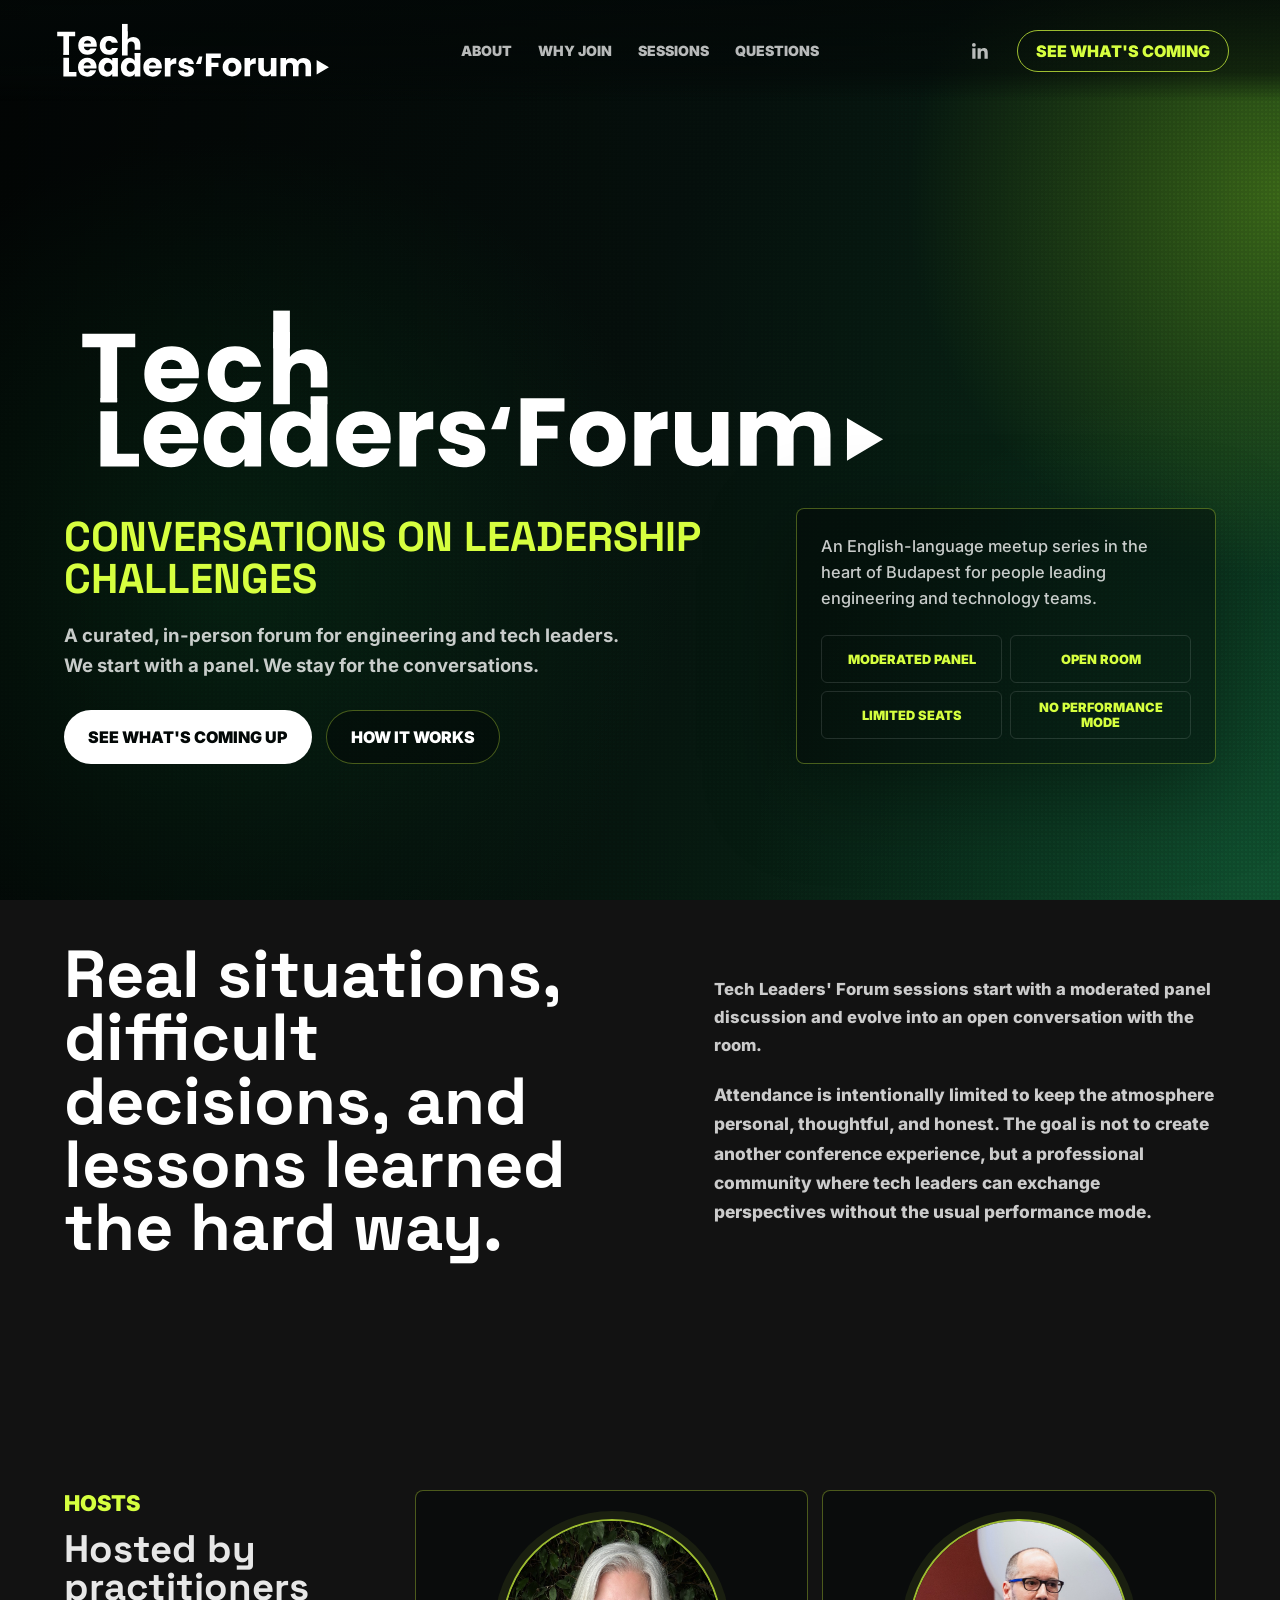
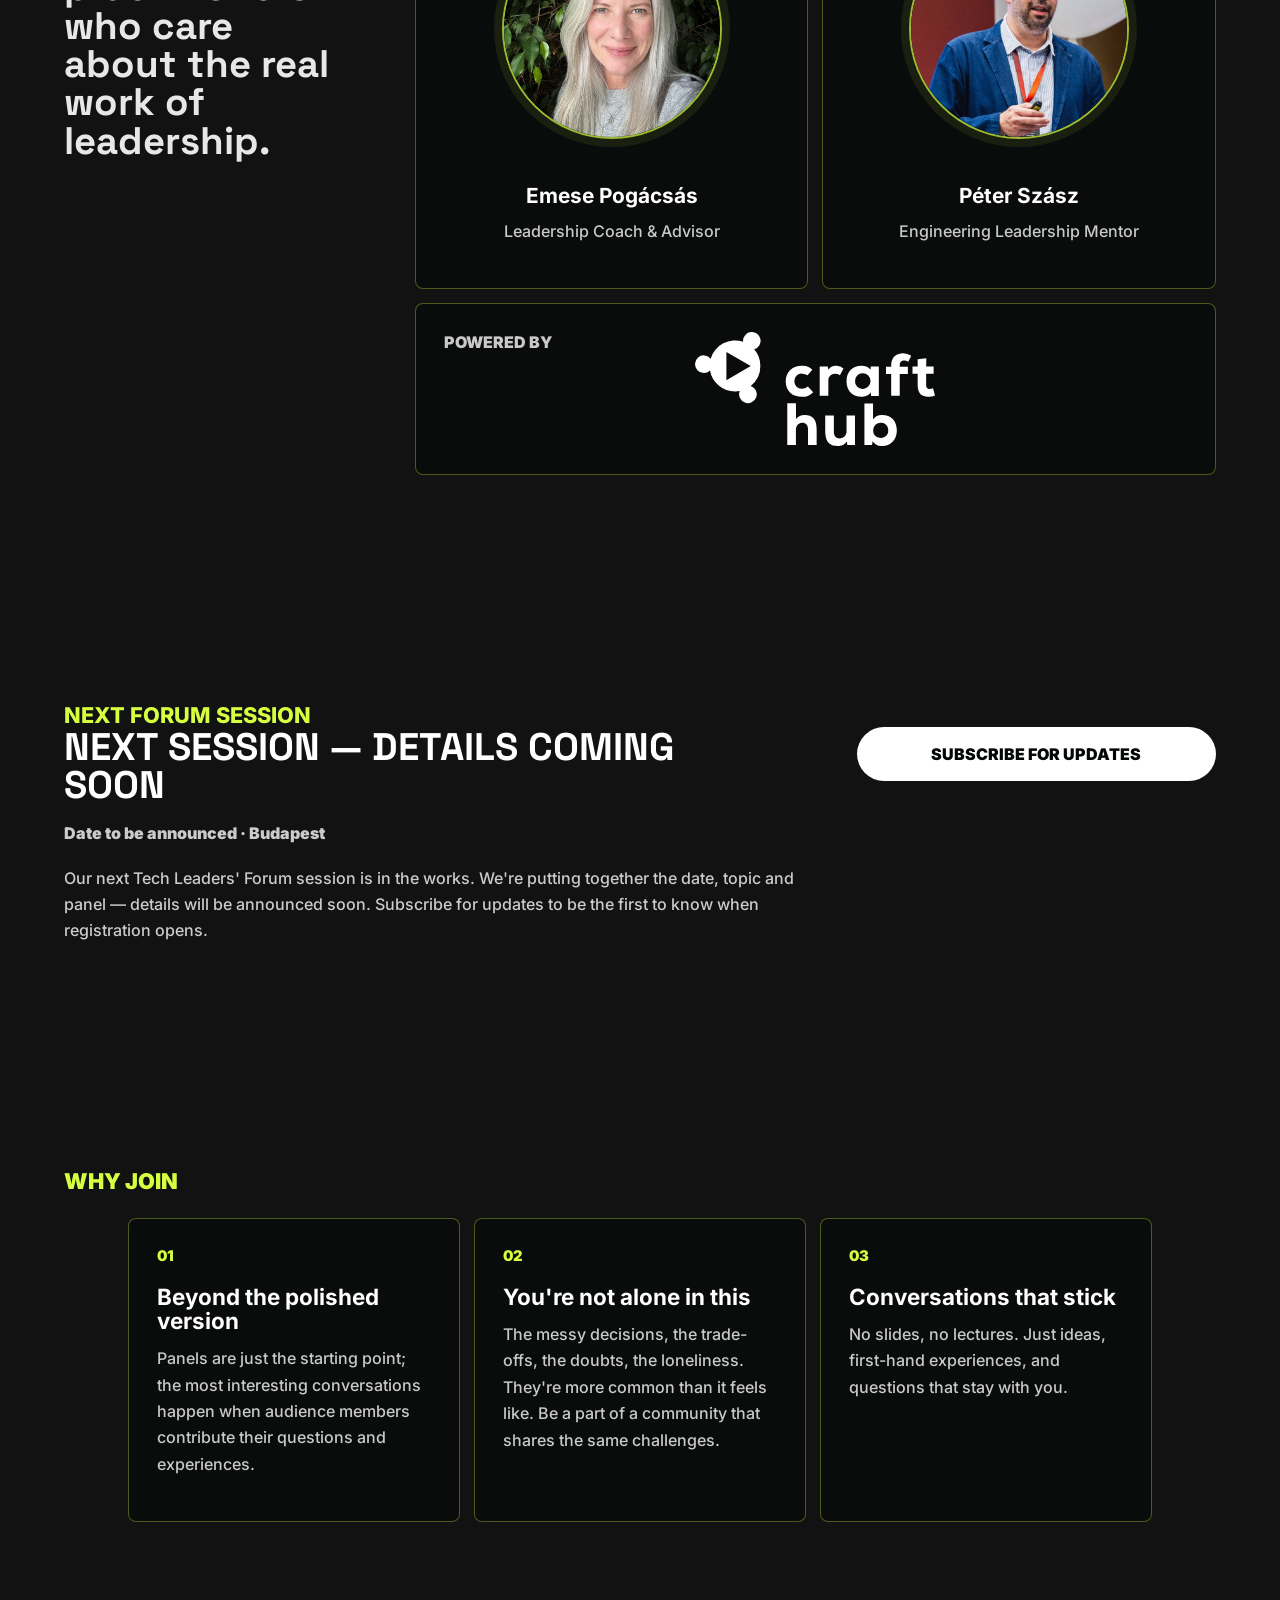
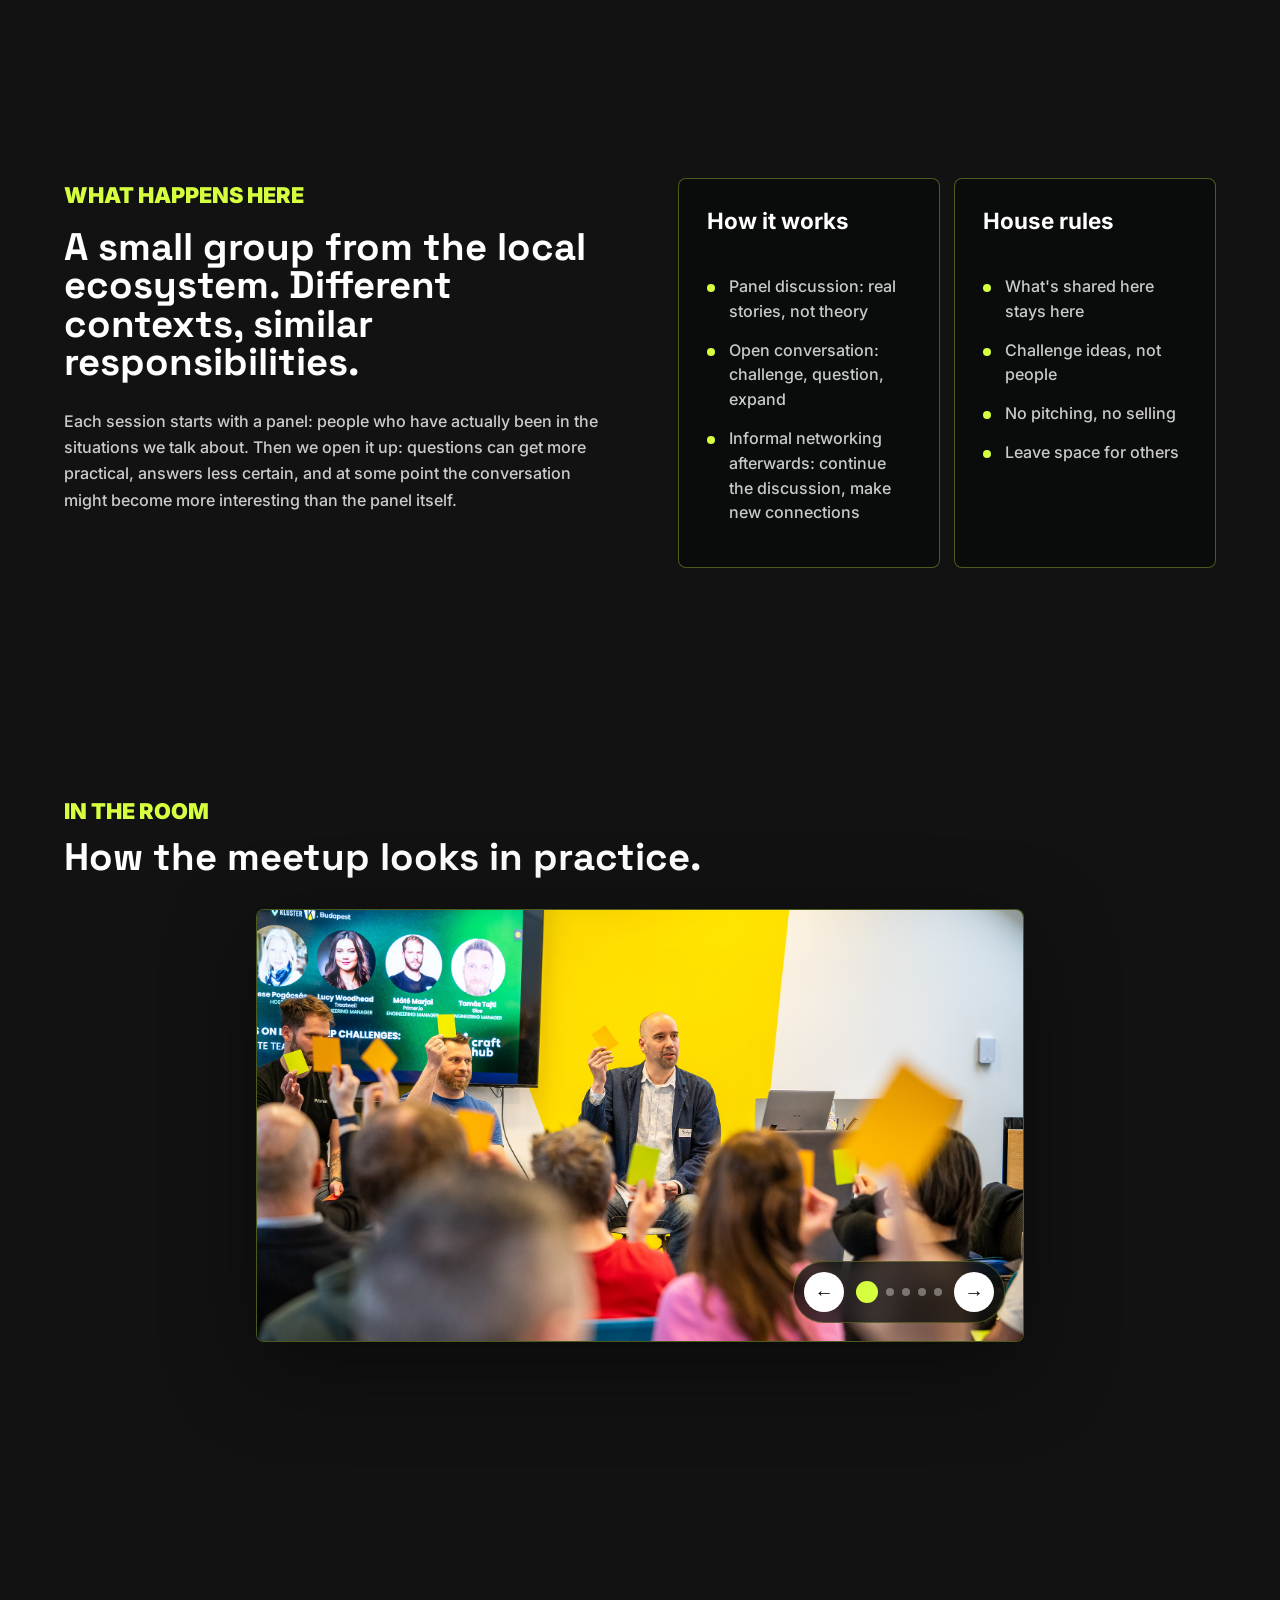
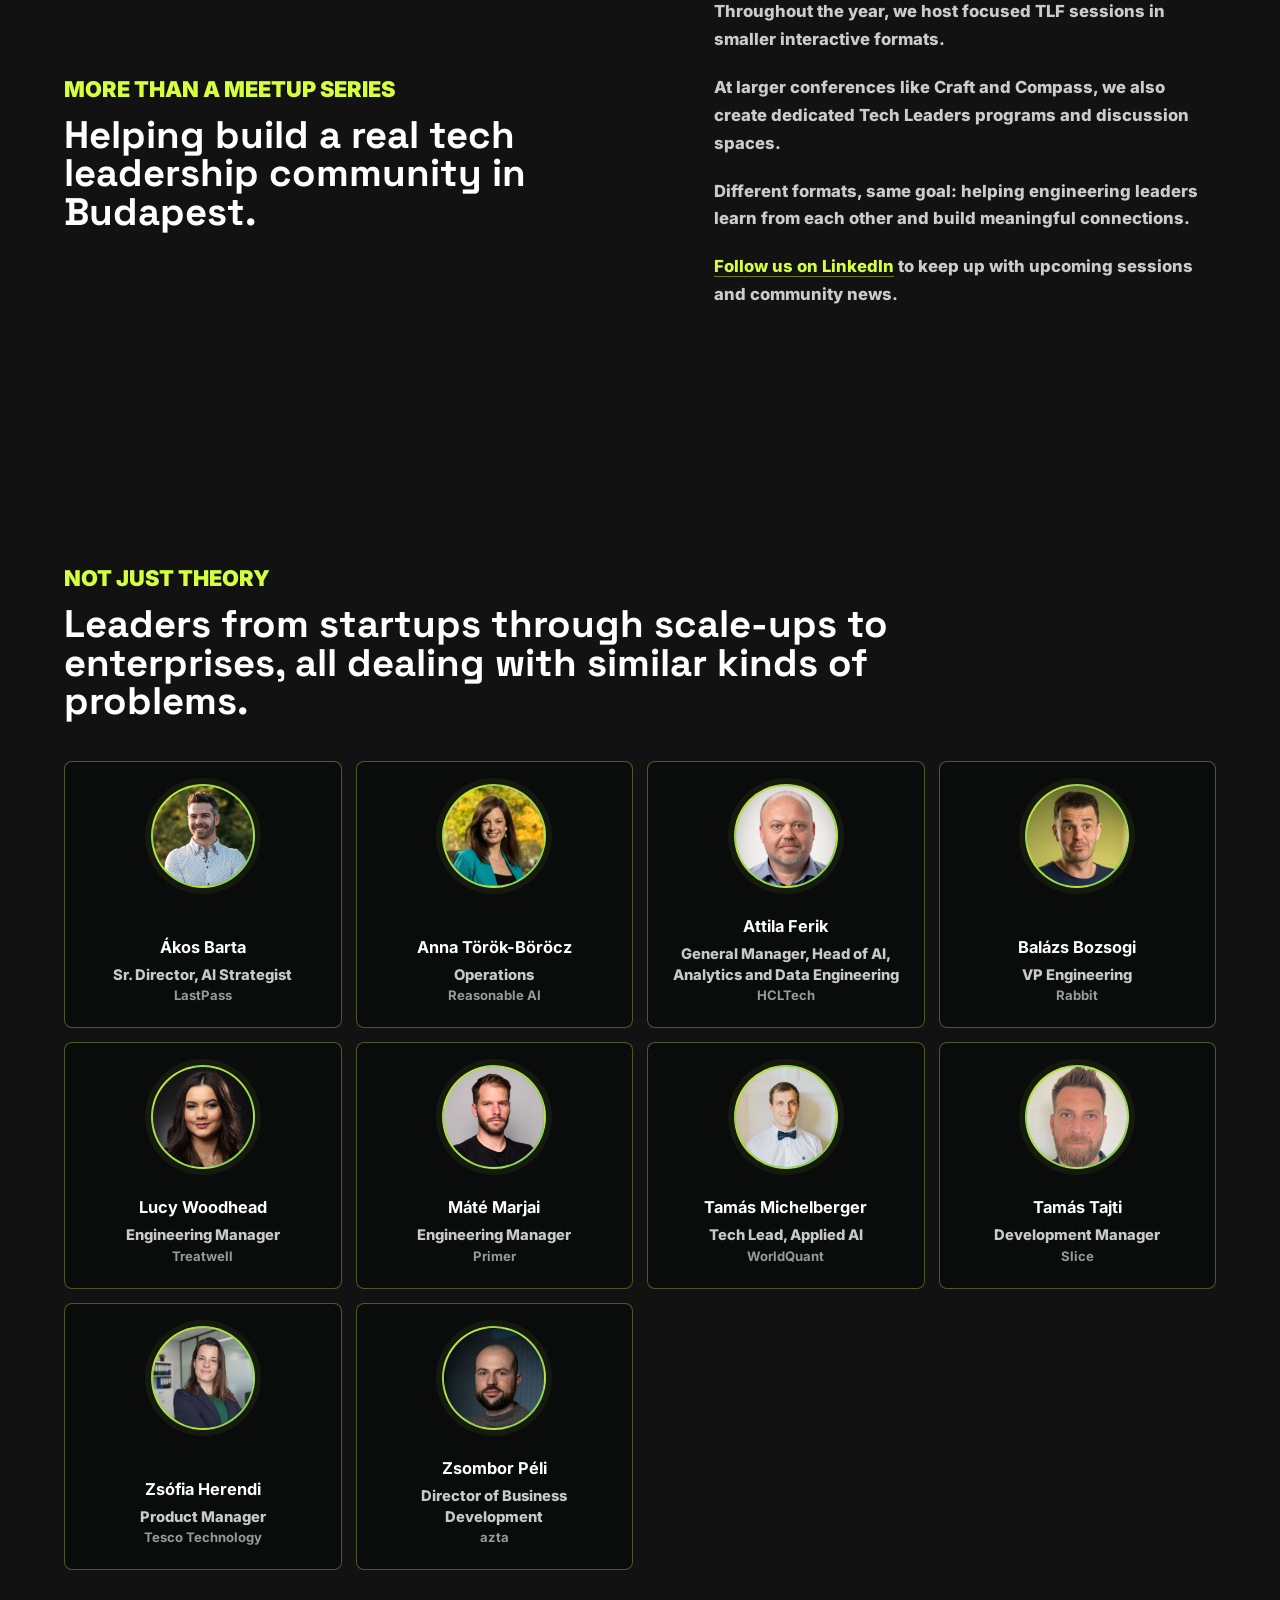
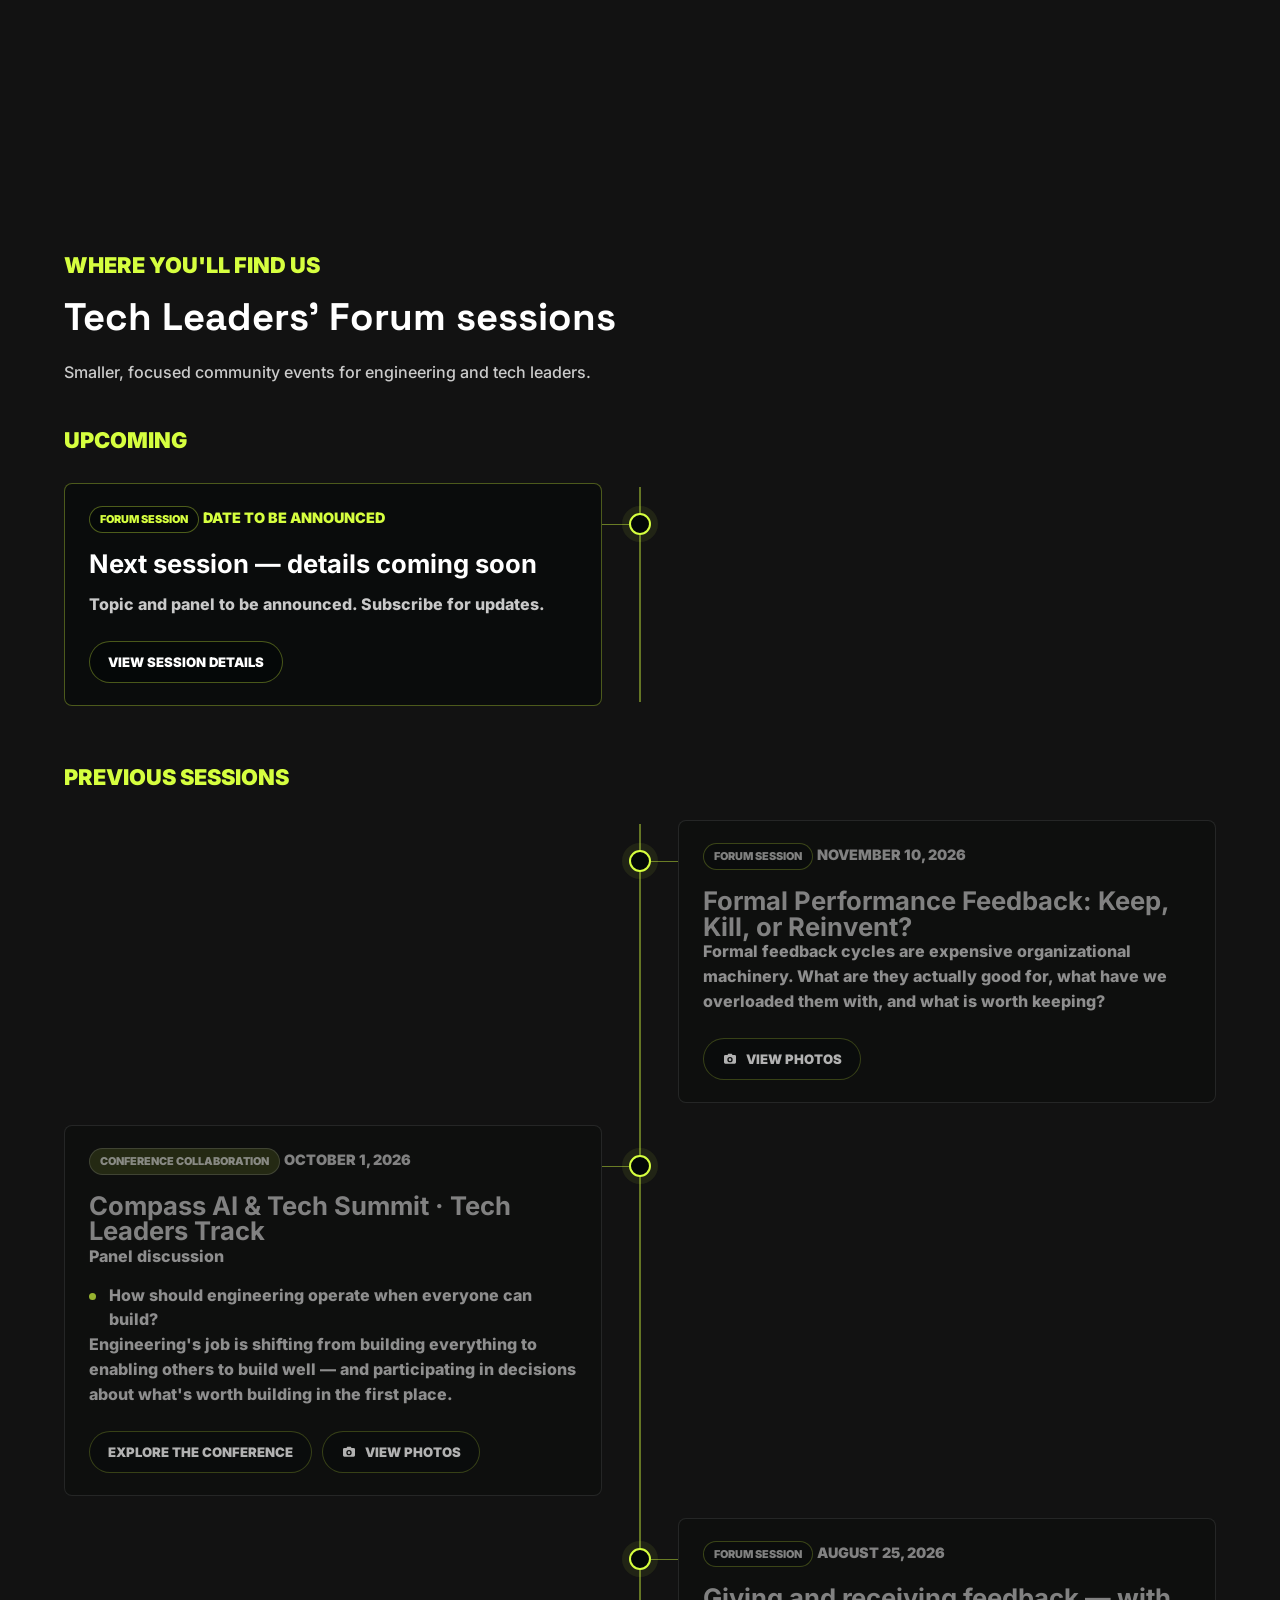
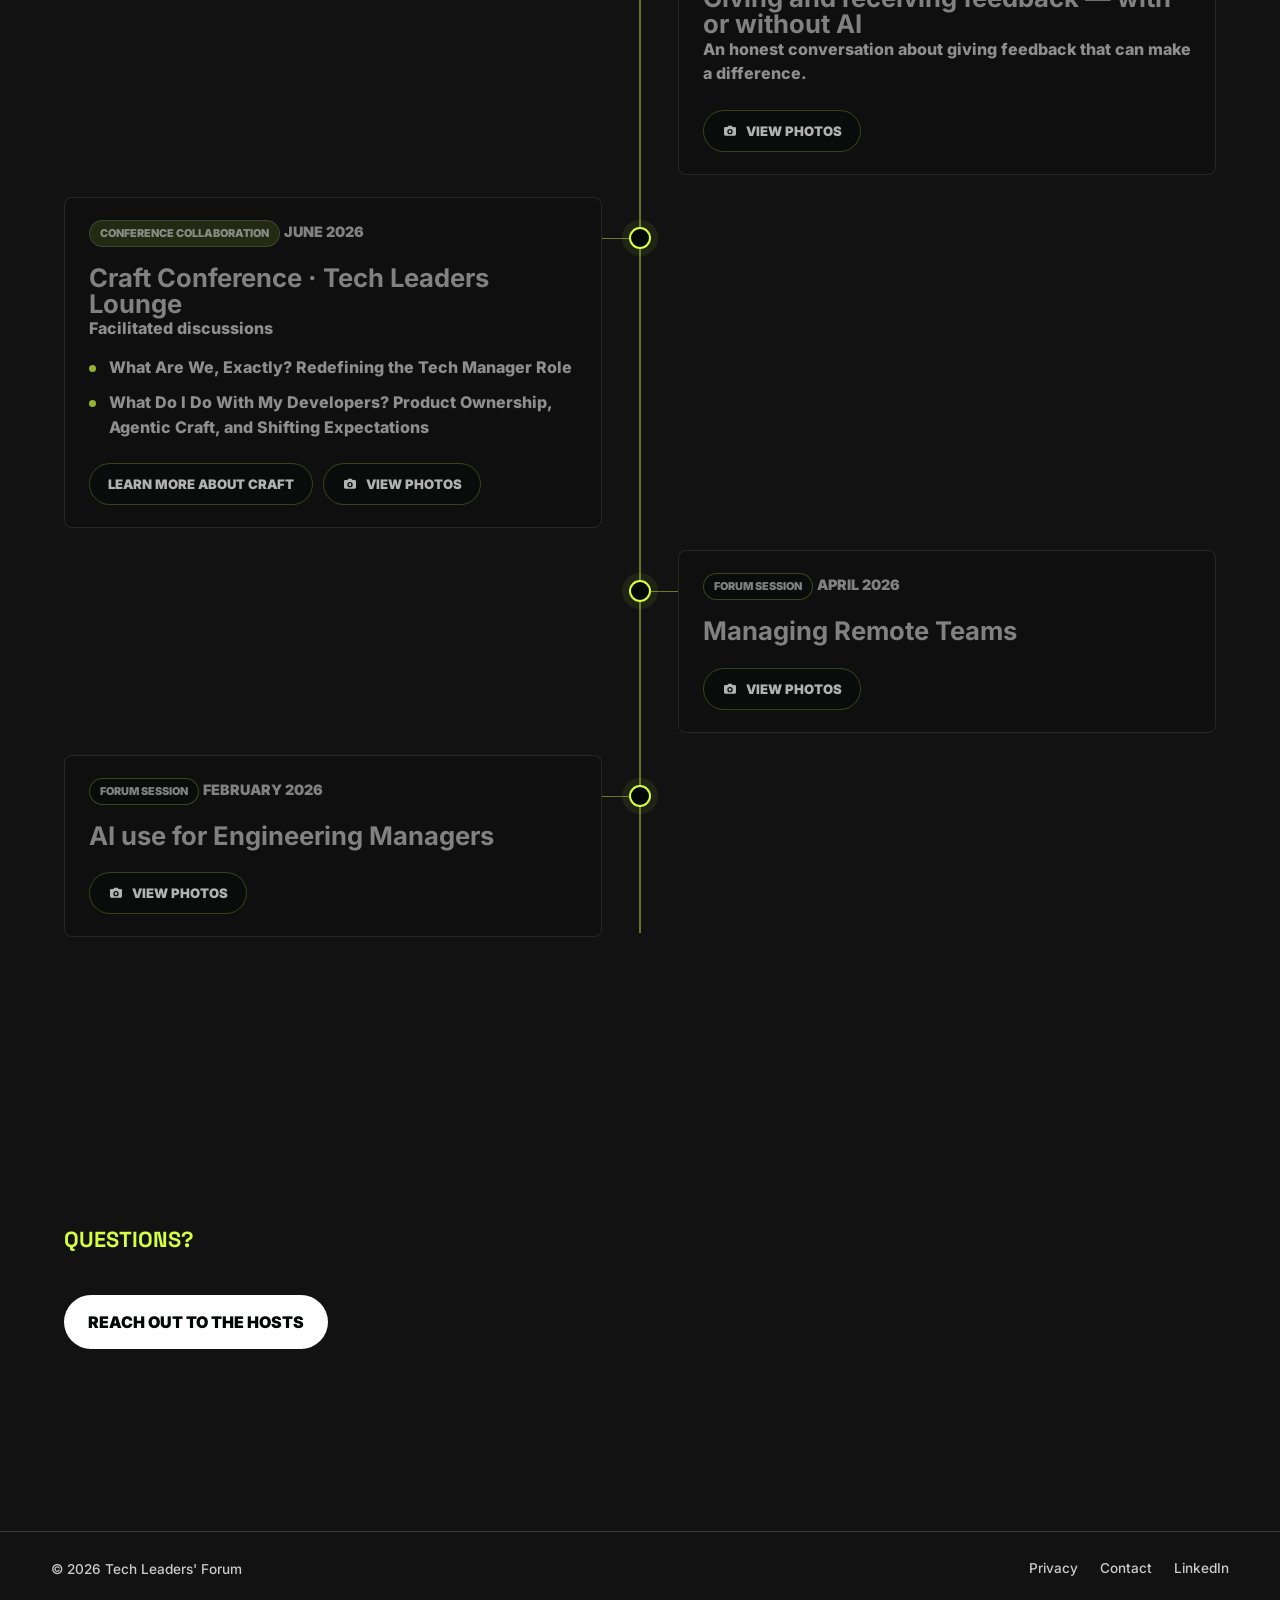
<file: index.html>
<!doctype html>
<html lang="en">
  <head>
    <script defer src="https://stats.peterszasz.com/script.js" data-website-id="9a6fca8d-ebf8-4f68-a79e-6b47d50feffd"></script>
    <meta charset="UTF-8" />
    <meta name="viewport" content="width=device-width, initial-scale=1.0" />
    <title>Tech Leaders' Forum</title>
    <meta
      name="description"
      content="An English-language, in-person forum in Budapest for engineering and tech leaders."
    />
    <link rel="icon" type="image/svg+xml" href="./assets/favicon.svg" />
    <link rel="icon" type="image/png" sizes="32x32" href="./assets/favicon-32.png" />
    <link rel="apple-touch-icon" sizes="180x180" href="./assets/favicon-180.png" />
    <meta property="og:title" content="Tech Leaders' Forum" />
    <meta property="og:description" content="An English-language, in-person forum in Budapest for engineering and tech leaders." />
    <meta property="og:image" content="https://techleaders.forum/assets/og-image.png" />
    <meta property="og:url" content="https://techleaders.forum/" />
    <meta property="og:type" content="website" />
    <meta name="twitter:card" content="summary_large_image" />
    <meta name="twitter:image" content="https://techleaders.forum/assets/og-image.png" />
    <script>
      if (!window.matchMedia("(prefers-reduced-motion: reduce)").matches) {
        document.documentElement.classList.add("motion-prep");
      }
    </script>
    <link rel="stylesheet" href="./styles.css" />
  </head>
  <body>
    <header class="site-header" aria-label="Primary navigation">
      <a class="brand" href="#top" aria-label="Tech Leaders' Forum home">
        <img src="./assets/tech-leaders-forum-logo.svg" alt="Tech Leaders' Forum" />
      </a>
      <nav class="nav-links" aria-label="Page sections">
        <a href="#about">About</a>
        <a href="#why">Why join</a>
        <a href="#calendar">Sessions</a>
        <a href="#questions">Questions</a>
      </nav>
      <div class="nav-actions">
        <a
          class="nav-social"
          href="https://www.linkedin.com/company/tech-leaders-forum/"
          target="_blank"
          rel="noopener"
          aria-label="Follow Tech Leaders' Forum on LinkedIn"
        >
          <svg viewBox="0 0 24 24" aria-hidden="true" focusable="false">
            <path
              fill="currentColor"
              d="M20.45 20.45h-3.56v-5.57c0-1.33-.03-3.04-1.85-3.04-1.85 0-2.14 1.45-2.14 2.94v5.67H9.35V9h3.42v1.56h.05c.48-.9 1.64-1.85 3.37-1.85 3.6 0 4.27 2.37 4.27 5.46v6.28ZM5.34 7.43a2.07 2.07 0 1 1 0-4.14 2.07 2.07 0 0 1 0 4.14ZM7.12 20.45H3.55V9h3.57v11.45Z"
            />
          </svg>
        </a>
        <a class="nav-cta" href="#next-session">See what's coming</a>
      </div>
    </header>

    <main id="top">
      <section class="hero" aria-labelledby="hero-title">
        <div class="hero-noise" aria-hidden="true"></div>
        <div class="hero-content">
          <img
            class="hero-logo"
            src="./assets/tech-leaders-forum-logo.svg"
            alt="Tech Leaders' Forum"
          />
          <h1 id="hero-title">Conversations on leadership challenges</h1>
          <p class="hero-copy">
            A curated, in-person forum for engineering and tech leaders.<br />
            We start with a panel. We stay for the conversations.
          </p>
          <div class="hero-actions">
            <a class="button primary" href="#next-session">See what's coming up</a>
            <a class="button ghost" href="#about">How it works</a>
          </div>
        </div>
        <aside class="hero-panel" aria-label="Forum summary">
          <p>
            An English-language meetup series in the heart of Budapest for people leading engineering and technology teams.
          </p>
          <div class="panel-grid">
            <span>Moderated panel</span>
            <span>Open room</span>
            <span>Limited seats</span>
            <span>No performance mode</span>
          </div>
        </aside>
      </section>

      <section class="intro" id="about" aria-labelledby="about-title">
        <h2 id="about-title">Real situations, difficult decisions, and lessons learned the hard way.</h2>
        <div class="copy-stack">
          <p>
            Tech Leaders' Forum sessions start with a moderated panel discussion and evolve into an open conversation with the room.
          </p>
          <p>
            Attendance is intentionally limited to keep the atmosphere personal, thoughtful, and honest. The goal is not to create another conference experience, but a professional community where tech leaders can exchange perspectives without the usual performance mode.
          </p>
        </div>
      </section>

      <section class="hosts" aria-labelledby="hosts-title">
        <div>
          <p class="section-label">Hosts</p>
          <h2 id="hosts-title">Hosted by practitioners who care about the real work of leadership.</h2>
        </div>
        <div class="host-grid">
          <div class="host-card-row">
            <article>
            <a class="host-link" href="https://namasteandcabernet.com" target="_blank" aria-label="Visit Emese Pogácsás's website">
              <img class="host-photo" src="./assets/emese-pogacsas.jpg" alt="Emese Pogácsás" />
            </a>
            <h3><a href="https://namasteandcabernet.com" target="_blank">Emese Pogácsás</a></h3>
            <p>Leadership Coach & Advisor</p>
            </article>
            <article>
            <a class="host-link" href="https://peterszasz.com/" target="_blank" aria-label="Visit Péter Szász's website">
              <img class="host-photo" src="./assets/peter-szasz.jpeg" alt="Péter Szász" />
            </a>
            <h3><a href="https://peterszasz.com/" target="_blank">Péter Szász</a></h3>
            <p>Engineering Leadership Mentor</p>
            </article>
          </div>
          <article class="logistics-card">
            <span>Powered by</span>
            <a href="https://crafthub.events/" target="_blank" aria-label="Visit CraftHub">
              <img src="./assets/crafthub.svg" alt="CraftHub" />
            </a>
          </article>
        </div>
      </section>

      <section class="next-session" id="next-session" aria-labelledby="next-title">
        <div>
          <p class="section-label">Next Forum Session</p>
          <h2 id="next-title">Next session — details coming soon</h2>
          <div class="session-meta">
            <span>Date to be announced · Budapest</span>
          </div>
          <p class="next-description">
            Our next Tech Leaders' Forum session is in the works. We're putting together the date, topic and panel — details will be announced soon. Subscribe for updates to be the first to know when registration opens.
          </p>
        </div>
        <div class="next-actions">
          <a class="button primary" href="https://luma.com/crafthub" target="_blank" rel="noopener">Subscribe for updates</a>
        </div>
      </section>

      <section class="why-section" id="why" aria-labelledby="why-title">
        <div class="section-heading">
          <p class="section-label">Why join</p>
        </div>
        <div class="cards" aria-label="Why join">
          <article>
            <span>01</span>
            <h3>Beyond the polished version</h3>
            <p>Panels are just the starting point; the most interesting conversations happen when audience members contribute their questions and experiences.</p>
          </article>
          <article>
            <span>02</span>
            <h3>You're not alone in this</h3>
            <p>The messy decisions, the trade-offs, the doubts, the loneliness. They're more common than it feels like. Be a part of a community that shares the same challenges.</p>
          </article>
          <article>
            <span>03</span>
            <h3>Conversations that stick</h3>
            <p>No slides, no lectures. Just ideas, first-hand experiences, and questions that stay with you.</p>
          </article>
        </div>
      </section>

      <section class="format" id="format" aria-labelledby="format-title">
        <div>
          <p class="section-label">What happens here</p>
          <h2 id="format-title">A small group from the local ecosystem. Different contexts, similar responsibilities.</h2>
          <p>
            Each session starts with a panel: people who have actually been in the situations we talk about. Then we open it up: questions can get more practical, answers less certain, and at some point the conversation might become more interesting than the panel itself.
          </p>
        </div>
        <div class="rules-grid">
          <article>
            <h3>How it works</h3>
            <ul>
              <li>Panel discussion: real stories, not theory</li>
              <li>Open conversation: challenge, question, expand</li>
              <li>Informal networking afterwards: continue the discussion, make new connections</li>
            </ul>
          </article>
          <article>
            <h3>House rules</h3>
            <ul>
              <li>What's shared here stays here</li>
              <li>Challenge ideas, not people</li>
              <li>No pitching, no selling</li>
              <li>Leave space for others</li>
            </ul>
          </article>
        </div>
      </section>

      <section class="meetup-gallery" aria-labelledby="gallery-title">
        <div class="gallery-heading">
          <p class="section-label">In the room</p>
          <h2 id="gallery-title">How the meetup looks in practice.</h2>
        </div>
        <div class="carousel" data-carousel>
          <div class="carousel-track" tabindex="0" aria-label="Meetup photos">
            <figure class="carousel-slide">
              <img src="./assets/meetup-panel-cards.jpg" alt="Audience members and panelists holding colored cards during a Tech Leaders' Forum discussion." />
            </figure>
            <figure class="carousel-slide">
              <img src="./assets/meetup-registration.jpg" alt="Guests talking near the Tech Leaders' Forum registration area." />
            </figure>
            <figure class="carousel-slide">
              <img src="./assets/meetup-panel-room.jpg" alt="Panelists seated in front of the room during a Tech Leaders' Forum session." />
            </figure>
            <figure class="carousel-slide">
              <img src="./assets/meetup-networking-wide.jpg" alt="Attendees networking after the meetup." />
            </figure>
            <figure class="carousel-slide">
              <img src="./assets/meetup-networking-flag.jpg" alt="Attendees gathered around the venue during networking." />
            </figure>
          </div>
          <div class="carousel-controls" aria-label="Gallery controls">
            <button class="carousel-button" type="button" data-carousel-prev aria-label="Previous photo">&larr;</button>
            <div class="carousel-dots" aria-label="Choose photo">
              <button type="button" data-carousel-dot aria-label="Show photo 1" aria-current="true"></button>
              <button type="button" data-carousel-dot aria-label="Show photo 2"></button>
              <button type="button" data-carousel-dot aria-label="Show photo 3"></button>
              <button type="button" data-carousel-dot aria-label="Show photo 4"></button>
              <button type="button" data-carousel-dot aria-label="Show photo 5"></button>
            </div>
            <button class="carousel-button" type="button" data-carousel-next aria-label="Next photo">&rarr;</button>
          </div>
        </div>
      </section>

      <section class="community" aria-labelledby="community-title">
        <div class="community-heading">
          <p class="section-label">More than a meetup series</p>
          <h2 id="community-title">Helping build a real tech leadership community in Budapest.</h2>
        </div>
        <div class="copy-stack">
          <p>
            Throughout the year, we host focused TLF sessions in smaller interactive formats.
          </p>
          <p>
            At larger conferences like Craft and Compass, we also create dedicated Tech Leaders programs and discussion spaces.
          </p>
          <p>
            Different formats, same goal: helping engineering leaders learn from each other and build meaningful connections.
          </p>
          <p>
            <a
              class="text-link"
              href="https://www.linkedin.com/company/tech-leaders-forum/"
              target="_blank"
              rel="noopener"
              >Follow us on LinkedIn</a
            >
            to keep up with upcoming sessions and community news.
          </p>
        </div>
      </section>

      <section class="theory" aria-labelledby="theory-title">
        <p class="section-label">Not just theory</p>
        <h2 id="theory-title">Leaders from startups through scale-ups to enterprises, all dealing with similar kinds of problems.</h2>
        <div class="panelist-grid" aria-label="Previous panelists">
          <article>
            <span class="panelist-photo">
              <img src="./assets/panelist-akos-barta.jpeg" alt="Ákos Barta" />
            </span>
            <h3>Ákos Barta</h3>
            <p>Sr. Director, AI Strategist</p>
            <p>LastPass</p>
          </article>
          <article>
            <span class="panelist-photo">
              <img src="./assets/panelist-anna-torok-borocz.jpg" alt="Anna Török-Böröcz" />
            </span>
            <h3>Anna Török-Böröcz</h3>
            <p>Operations</p>
            <p>Reasonable AI</p>
          </article>
          <article>
            <span class="panelist-photo">
              <img src="./assets/panelist-attila-ferik.jpg" alt="Attila Ferik" />
            </span>
            <h3>Attila Ferik</h3>
            <p>General Manager, Head of AI, Analytics and Data Engineering</p>
            <p>HCLTech</p>
          </article>
          <article>
            <span class="panelist-photo">
              <img src="./assets/panelist-balazs-bozsogi.jpeg" alt="Balázs Bozsogi" />
            </span>
            <h3>Balázs Bozsogi</h3>
            <p>VP Engineering</p>
            <p>Rabbit</p>
          </article>
          <article>
            <span class="panelist-photo">
              <img src="./assets/panelist-lucy-woodhead.jpg" alt="Lucy Woodhead" />
            </span>
            <h3>Lucy Woodhead</h3>
            <p>Engineering Manager</p>
            <p>Treatwell</p>
          </article>
          <article>
            <span class="panelist-photo">
              <img src="./assets/panelist-mate-marjai.jpg" alt="Máté Marjai" />
            </span>
            <h3>Máté Marjai</h3>
            <p>Engineering Manager</p>
            <p>Primer</p>
          </article>
          <article>
            <span class="panelist-photo">
              <img src="./assets/panelist-tamas-michelberger.jpg" alt="Tamás Michelberger" />
            </span>
            <h3>Tamás Michelberger</h3>
            <p>Tech Lead, Applied AI</p>
            <p>WorldQuant</p>
          </article>
          <article>
            <span class="panelist-photo">
              <img src="./assets/panelist-tamas-tajti.jpeg" alt="Tamás Tajti" />
            </span>
            <h3>Tamás Tajti</h3>
            <p>Development Manager</p>
            <p>Slice</p>
          </article>
          <article>
            <span class="panelist-photo">
              <img src="./assets/panelist-zsofia-herendi.jpg" alt="Zsófia Herendi" />
            </span>
            <h3>Zsófia Herendi</h3>
            <p>Product Manager</p>
            <p>Tesco Technology</p>
          </article>
          <article>
            <span class="panelist-photo">
              <img src="./assets/panelist-zsombor-peli.jpeg" alt="Zsombor Péli" />
            </span>
            <h3>Zsombor Péli</h3>
            <p>Director of Business Development</p>
            <p>azta</p>
          </article>
          <!-- <article>
            <span class="panelist-photo panelist-placeholder"></span>
            <h3>Chuck Norris</h3>
            <p>The Hitman</p>
            <p>Roundhouse Provisions</p>
          </article> -->
        </div>
      </section>

      <section class="calendar" id="calendar" aria-labelledby="calendar-title">
        <div class="calendar-heading">
          <p class="section-label">Where you'll find us</p>
          <h2 id="calendar-title">Tech Leaders' Forum sessions</h2>
          <p>Smaller, focused community events for engineering and tech leaders.</p>
        </div>
        <h3 class="timeline-group-title">Upcoming</h3>
        <div class="session-timeline" aria-label="Upcoming appearances and sessions">
          <div class="session-item session-item-left">
            <article class="forum-session">
              <span class="session-badge">Forum Session</span>
              <strong>Date to be announced</strong>
              <h3>Next session — details coming soon</h3>
              <p>Topic and panel to be announced. Subscribe for updates.</p>
              <a class="button ghost timeline-cta" href="#next-session">View session details</a>
            </article>
            <div class="timeline-node" aria-hidden="true">
              <span></span>
            </div>
          </div>
        </div>

        <h3 class="timeline-group-title">Previous sessions</h3>
        <div class="session-timeline previous-timeline" aria-label="Previous sessions">
          <div class="session-item session-item-right">
            <article class="forum-session">
              <span class="session-badge">Forum Session</span>
              <strong>November 10, 2026</strong>
              <h3>Formal Performance Feedback: Keep, Kill, or Reinvent?</h3>
              <p>Formal feedback cycles are expensive organizational machinery. What are they actually good for, what have we overloaded them with, and what is worth keeping?</p>
              <div class="timeline-actions">
                <a
                  class="button ghost timeline-cta"
                  href="https://www.flickr.com/photos/crafthub/albums/72177720336993569/"
                  target="_blank"
                  rel="noopener"
                >
                  <svg viewBox="0 0 24 24" aria-hidden="true" focusable="false">
                    <path
                      fill="currentColor"
                      fill-rule="evenodd"
                      d="M9.4 4h5.2l1.2 2H19a2 2 0 0 1 2 2v9a2 2 0 0 1-2 2H5a2 2 0 0 1-2-2V8a2 2 0 0 1 2-2h3.2L9.4 4Zm2.6 5a4 4 0 1 0 0 8 4 4 0 0 0 0-8Zm0 2a2 2 0 1 1 0 4 2 2 0 0 1 0-4Z"
                    />
                  </svg>
                  View photos
                </a>
              </div>
            </article>
            <div class="timeline-node" aria-hidden="true">
              <span></span>
            </div>
          </div>
          <div class="session-item session-item-left">
            <article class="conference-session">
              <span class="session-badge">Conference Collaboration</span>
              <strong>October 1, 2026</strong>
              <h3>Compass AI & Tech Summit · Tech Leaders Track</h3>
              <p>Panel discussion</p>
              <ul>
                <li>How should engineering operate when everyone can build?</li>
              </ul>
              <p>
                Engineering's job is shifting from building everything to enabling others to build well — and
                participating in decisions about what's worth building in the first place.
              </p>
              <div class="timeline-actions">
                <a class="button ghost timeline-cta" href="https://compassaitechsummit.com/" target="_blank" rel="noopener">Explore the conference</a>
                <a
                  class="button ghost timeline-cta"
                  href="https://www.flickr.com/photos/crafthub/albums/72177720335981061/"
                  target="_blank"
                  rel="noopener"
                >
                  <svg viewBox="0 0 24 24" aria-hidden="true" focusable="false">
                    <path
                      fill="currentColor"
                      fill-rule="evenodd"
                      d="M9.4 4h5.2l1.2 2H19a2 2 0 0 1 2 2v9a2 2 0 0 1-2 2H5a2 2 0 0 1-2-2V8a2 2 0 0 1 2-2h3.2L9.4 4Zm2.6 5a4 4 0 1 0 0 8 4 4 0 0 0 0-8Zm0 2a2 2 0 1 1 0 4 2 2 0 0 1 0-4Z"
                    />
                  </svg>
                  View photos
                </a>
              </div>
            </article>
            <div class="timeline-node" aria-hidden="true">
              <span></span>
            </div>
          </div>
          <div class="session-item session-item-right">
            <article class="forum-session">
              <span class="session-badge">Forum Session</span>
              <strong>August 25, 2026</strong>
              <h3>Giving and receiving feedback — with or without AI</h3>
              <p>An honest conversation about giving feedback that can make a difference.</p>
              <div class="timeline-actions">
                <a
                  class="button ghost timeline-cta"
                  href="https://www.flickr.com/photos/crafthub/albums/72177720335337100/"
                  target="_blank"
                  rel="noopener"
                >
                  <svg viewBox="0 0 24 24" aria-hidden="true" focusable="false">
                    <path
                      fill="currentColor"
                      fill-rule="evenodd"
                      d="M9.4 4h5.2l1.2 2H19a2 2 0 0 1 2 2v9a2 2 0 0 1-2 2H5a2 2 0 0 1-2-2V8a2 2 0 0 1 2-2h3.2L9.4 4Zm2.6 5a4 4 0 1 0 0 8 4 4 0 0 0 0-8Zm0 2a2 2 0 1 1 0 4 2 2 0 0 1 0-4Z"
                    />
                  </svg>
                  View photos
                </a>
              </div>
            </article>
            <div class="timeline-node" aria-hidden="true">
              <span></span>
            </div>
          </div>
          <div class="session-item session-item-left">
            <article class="conference-session">
              <span class="session-badge">Conference Collaboration</span>
              <strong>June 2026</strong>
              <h3>Craft Conference · Tech Leaders Lounge</h3>
              <p>Facilitated discussions</p>
              <ul>
                <li>What Are We, Exactly? Redefining the Tech Manager Role</li>
                <li>What Do I Do With My Developers? Product Ownership, Agentic Craft, and Shifting Expectations</li>
              </ul>
              <div class="timeline-actions">
                <a class="button ghost timeline-cta" href="https://craft-conf.com/2026">Learn more about Craft</a>
                <a
                  class="button ghost timeline-cta"
                  href="https://www.flickr.com/photos/crafthub/albums/72177720334260913/"
                  target="_blank"
                  rel="noopener"
                >
                  <svg viewBox="0 0 24 24" aria-hidden="true" focusable="false">
                    <path
                      fill="currentColor"
                      fill-rule="evenodd"
                      d="M9.4 4h5.2l1.2 2H19a2 2 0 0 1 2 2v9a2 2 0 0 1-2 2H5a2 2 0 0 1-2-2V8a2 2 0 0 1 2-2h3.2L9.4 4Zm2.6 5a4 4 0 1 0 0 8 4 4 0 0 0 0-8Zm0 2a2 2 0 1 1 0 4 2 2 0 0 1 0-4Z"
                    />
                  </svg>
                  View photos
                </a>
              </div>
            </article>
            <div class="timeline-node" aria-hidden="true">
              <span></span>
            </div>
          </div>
          <div class="session-item session-item-right">
            <article class="forum-session">
              <span class="session-badge">Forum Session</span>
              <strong>April 2026</strong>
              <h3>Managing Remote Teams</h3>
              <div class="timeline-actions">
                <a
                  class="button ghost timeline-cta"
                  href="https://www.flickr.com/photos/crafthub/albums/72177720333125169/"
                  target="_blank"
                  rel="noopener"
                >
                  <svg viewBox="0 0 24 24" aria-hidden="true" focusable="false">
                    <path
                      fill="currentColor"
                      fill-rule="evenodd"
                      d="M9.4 4h5.2l1.2 2H19a2 2 0 0 1 2 2v9a2 2 0 0 1-2 2H5a2 2 0 0 1-2-2V8a2 2 0 0 1 2-2h3.2L9.4 4Zm2.6 5a4 4 0 1 0 0 8 4 4 0 0 0 0-8Zm0 2a2 2 0 1 1 0 4 2 2 0 0 1 0-4Z"
                    />
                  </svg>
                  View photos
                </a>
              </div>
            </article>
            <div class="timeline-node" aria-hidden="true">
              <span></span>
            </div>
          </div>
          <div class="session-item session-item-left">
            <article class="forum-session">
              <span class="session-badge">Forum Session</span>
              <strong>February 2026</strong>
              <h3>AI use for Engineering Managers</h3>
              <div class="timeline-actions">
                <a
                  class="button ghost timeline-cta"
                  href="https://www.flickr.com/photos/crafthub/albums/72177720332188634/"
                  target="_blank"
                  rel="noopener"
                >
                  <svg viewBox="0 0 24 24" aria-hidden="true" focusable="false">
                    <path
                      fill="currentColor"
                      fill-rule="evenodd"
                      d="M9.4 4h5.2l1.2 2H19a2 2 0 0 1 2 2v9a2 2 0 0 1-2 2H5a2 2 0 0 1-2-2V8a2 2 0 0 1 2-2h3.2L9.4 4Zm2.6 5a4 4 0 1 0 0 8 4 4 0 0 0 0-8Zm0 2a2 2 0 1 1 0 4 2 2 0 0 1 0-4Z"
                    />
                  </svg>
                  View photos
                </a>
              </div>
            </article>
            <div class="timeline-node" aria-hidden="true">
              <span></span>
            </div>
          </div>
        </div>
      </section>

      <section class="register" id="questions" aria-labelledby="questions-title">
        <div>
          <h2 class="section-label" id="questions-title">Questions?</h2>
          <a class="button primary" href="mailto:info@techleaders.forum">Reach out to the hosts</a>
        </div>
      </section>
    </main>
    <footer class="site-footer" aria-label="Site footer">
      <p>© 2026 Tech Leaders' Forum</p>
      <nav aria-label="Legal">
        <a href="./privacy.html">Privacy</a>
        <a href="mailto:info@techleaders.forum">Contact</a>
        <a
          href="https://www.linkedin.com/company/tech-leaders-forum/"
          target="_blank"
          rel="noopener"
          >LinkedIn</a
        >
      </nav>
    </footer>
    <script>
      document.documentElement.classList.add("motion-in");

      const carousel = document.querySelector("[data-carousel]");

      if (carousel) {
        const track = carousel.querySelector(".carousel-track");
        const slides = [...carousel.querySelectorAll(".carousel-slide")];
        const dots = [...carousel.querySelectorAll("[data-carousel-dot]")];
        const previous = carousel.querySelector("[data-carousel-prev]");
        const next = carousel.querySelector("[data-carousel-next]");
        const reducedMotion = window.matchMedia("(prefers-reduced-motion: reduce)").matches;
        let autoplay;

        const setActive = (index) => {
          dots.forEach((dot, dotIndex) => {
            dot.setAttribute("aria-current", String(dotIndex === index));
          });
        };

        const scrollToSlide = (index) => {
          const slide = slides[index];

          if (!slide) {
            return;
          }

          track.scrollTo({
            left: slide.offsetLeft - track.offsetLeft,
            behavior: "smooth",
          });
        };

        const currentIndex = () => {
          const slideWidth = slides[0]?.getBoundingClientRect().width || 1;
          return Math.round(track.scrollLeft / slideWidth);
        };

        previous.addEventListener("click", () => {
          scrollToSlide(Math.max(currentIndex() - 1, 0));
        });

        next.addEventListener("click", () => {
          scrollToSlide(Math.min(currentIndex() + 1, slides.length - 1));
        });

        dots.forEach((dot, index) => {
          dot.addEventListener("click", () => scrollToSlide(index));
        });

        track.addEventListener("scroll", () => {
          window.requestAnimationFrame(() => {
            setActive(Math.min(Math.max(currentIndex(), 0), slides.length - 1));
          });
        });

        const startAutoplay = () => {
          if (reducedMotion || autoplay) {
            return;
          }

          autoplay = window.setInterval(() => {
            const nextIndex = (currentIndex() + 1) % slides.length;
            scrollToSlide(nextIndex);
          }, 5500);
        };

        const stopAutoplay = () => {
          window.clearInterval(autoplay);
          autoplay = undefined;
        };

        carousel.addEventListener("mouseenter", stopAutoplay);
        carousel.addEventListener("mouseleave", startAutoplay);
        carousel.addEventListener("focusin", stopAutoplay);
        carousel.addEventListener("focusout", startAutoplay);

        startAutoplay();
      }

      const revealTargets = document.querySelectorAll(
        "main > section:not(.hero):not(.calendar), .calendar-heading"
      );

      if (!window.matchMedia("(prefers-reduced-motion: reduce)").matches && "IntersectionObserver" in window) {
        revealTargets.forEach((target) => target.classList.add("reveal"));

        const revealVisible = () => {
          revealTargets.forEach((target) => {
            if (target.classList.contains("is-visible")) {
              return;
            }

            const bounds = target.getBoundingClientRect();

            if (bounds.top < window.innerHeight * 0.88) {
              target.classList.add("is-visible");
            }
          });
        };

        window.addEventListener("scroll", revealVisible, { passive: true });
        window.addEventListener("resize", revealVisible);
        window.setTimeout(revealVisible, 80);
      }
    </script>
  </body>
</html>
</file>
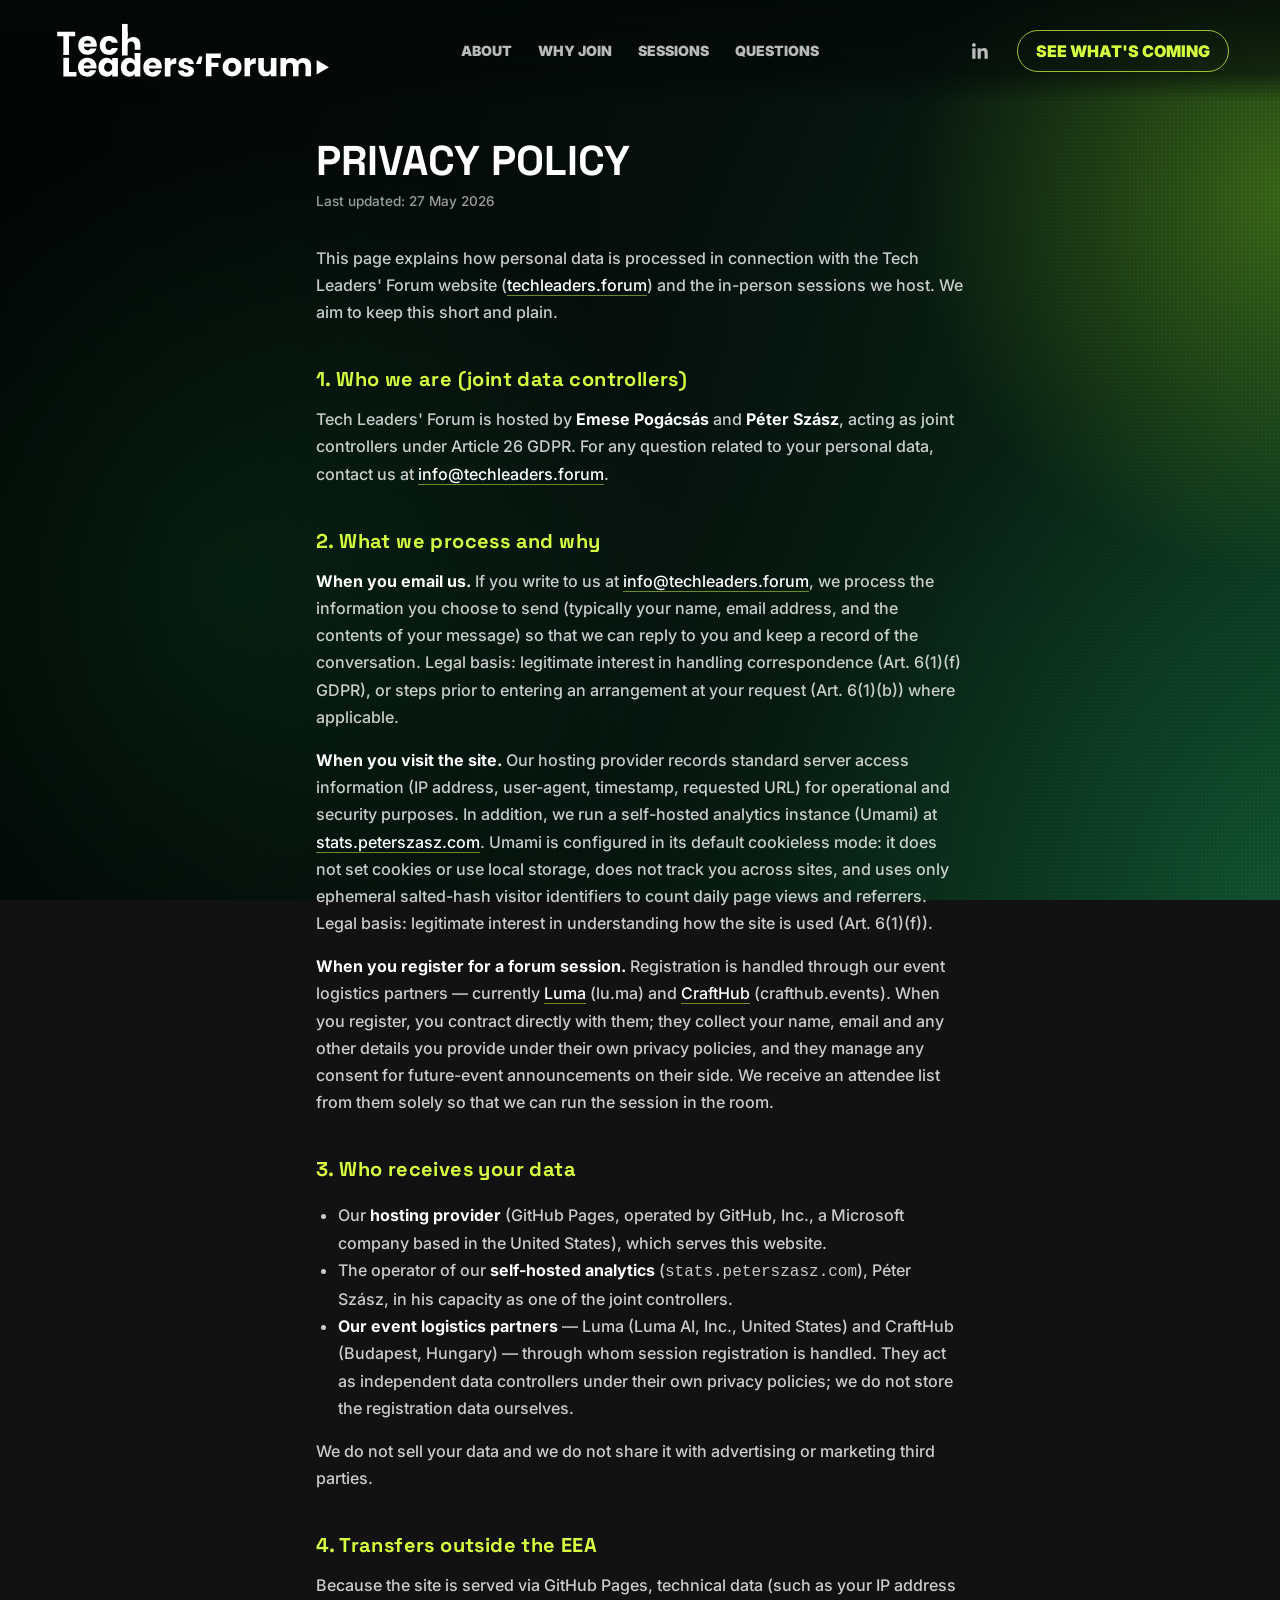
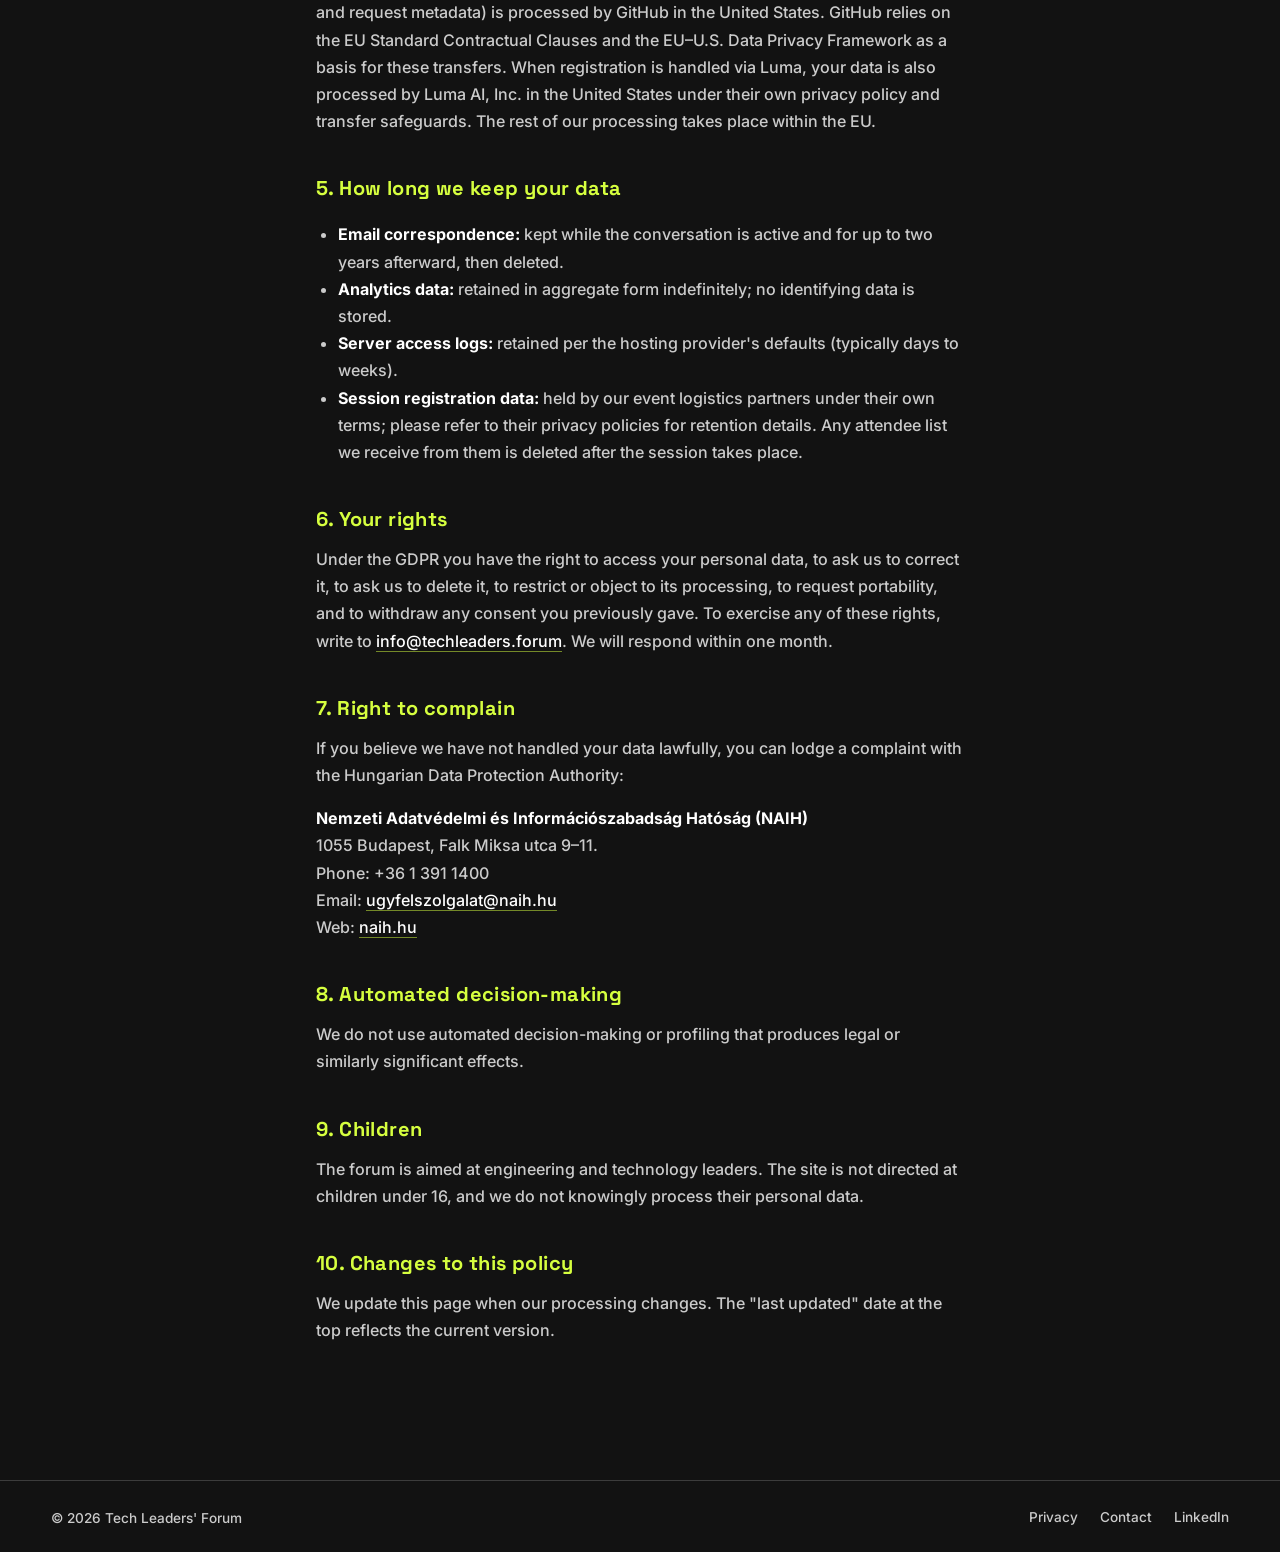
<file: privacy.html>
<!doctype html>
<html lang="en">
  <head>
    <script defer src="https://stats.peterszasz.com/script.js" data-website-id="9a6fca8d-ebf8-4f68-a79e-6b47d50feffd"></script>
    <meta charset="UTF-8" />
    <meta name="viewport" content="width=device-width, initial-scale=1.0" />
    <title>Privacy Policy · Tech Leaders' Forum</title>
    <meta name="description" content="How Tech Leaders' Forum processes your personal data." />
    <meta name="robots" content="index,follow" />
    <link rel="icon" type="image/svg+xml" href="./assets/favicon.svg" />
    <link rel="icon" type="image/png" sizes="32x32" href="./assets/favicon-32.png" />
    <link rel="apple-touch-icon" sizes="180x180" href="./assets/favicon-180.png" />
    <link rel="stylesheet" href="./styles.css" />
  </head>
  <body>
    <header class="site-header" aria-label="Primary navigation">
      <a class="brand" href="./index.html" aria-label="Tech Leaders' Forum home">
        <img src="./assets/tech-leaders-forum-logo.svg" alt="Tech Leaders' Forum" />
      </a>
      <nav class="nav-links" aria-label="Page sections">
        <a href="./index.html#about">About</a>
        <a href="./index.html#why">Why join</a>
        <a href="./index.html#calendar">Sessions</a>
        <a href="./index.html#questions">Questions</a>
      </nav>
      <div class="nav-actions">
        <a
          class="nav-social"
          href="https://www.linkedin.com/company/tech-leaders-forum/"
          target="_blank"
          rel="noopener"
          aria-label="Follow Tech Leaders' Forum on LinkedIn"
        >
          <svg viewBox="0 0 24 24" aria-hidden="true" focusable="false">
            <path
              fill="currentColor"
              d="M20.45 20.45h-3.56v-5.57c0-1.33-.03-3.04-1.85-3.04-1.85 0-2.14 1.45-2.14 2.94v5.67H9.35V9h3.42v1.56h.05c.48-.9 1.64-1.85 3.37-1.85 3.6 0 4.27 2.37 4.27 5.46v6.28ZM5.34 7.43a2.07 2.07 0 1 1 0-4.14 2.07 2.07 0 0 1 0 4.14ZM7.12 20.45H3.55V9h3.57v11.45Z"
            />
          </svg>
        </a>
        <a class="nav-cta" href="./index.html#calendar">See what's coming</a>
      </div>
    </header>

    <main class="legal-page">
      <h1>Privacy Policy</h1>
      <p class="legal-meta">Last updated: 27 May 2026</p>

      <p>
        This page explains how personal data is processed in connection with the
        Tech Leaders' Forum website (<a href="https://techleaders.forum">techleaders.forum</a>) and
        the in-person sessions we host. We aim to keep this short and plain.
      </p>

      <h2>1. Who we are (joint data controllers)</h2>
      <p>
        Tech Leaders' Forum is hosted by <strong>Emese Pogácsás</strong> and
        <strong>Péter Szász</strong>, acting as joint controllers under Article 26 GDPR.
        For any question related to your personal data, contact us at
        <a href="mailto:info@techleaders.forum">info@techleaders.forum</a>.
      </p>

      <h2>2. What we process and why</h2>
      <p><strong>When you email us.</strong> If you write to us at
        <a href="mailto:info@techleaders.forum">info@techleaders.forum</a>, we process the
        information you choose to send (typically your name, email address, and the contents
        of your message) so that we can reply to you and keep a record of the conversation.
        Legal basis: legitimate interest in handling correspondence (Art. 6(1)(f) GDPR), or
        steps prior to entering an arrangement at your request (Art. 6(1)(b)) where applicable.
      </p>
      <p><strong>When you visit the site.</strong> Our hosting provider records standard
        server access information (IP address, user-agent, timestamp, requested URL) for
        operational and security purposes. In addition, we run a self-hosted analytics
        instance (Umami) at
        <a href="https://stats.peterszasz.com">stats.peterszasz.com</a>. Umami is configured
        in its default cookieless mode: it does not set cookies or use local storage, does
        not track you across sites, and uses only ephemeral salted-hash visitor identifiers
        to count daily page views and referrers. Legal basis: legitimate interest in
        understanding how the site is used (Art. 6(1)(f)).
      </p>
      <p><strong>When you register for a forum session.</strong> Registration is handled
        through our event logistics partners — currently <a href="https://lu.ma">Luma</a>
        (lu.ma) and <a href="https://crafthub.events">CraftHub</a> (crafthub.events). When
        you register, you contract directly with them; they collect your name, email and
        any other details you provide under their own privacy policies, and they manage
        any consent for future-event announcements on their side. We receive an attendee
        list from them solely so that we can run the session in the room.
      </p>

      <h2>3. Who receives your data</h2>
      <ul>
        <li>Our <strong>hosting provider</strong> (GitHub Pages, operated by GitHub, Inc.,
          a Microsoft company based in the United States), which serves this website.</li>
        <li>The operator of our <strong>self-hosted analytics</strong>
          (<code>stats.peterszasz.com</code>), Péter Szász, in his capacity as one of the
          joint controllers.</li>
        <li><strong>Our event logistics partners</strong> — Luma (Luma AI, Inc., United
          States) and CraftHub (Budapest, Hungary) — through whom session registration is
          handled. They act as independent data controllers under their own privacy
          policies; we do not store the registration data ourselves.</li>
      </ul>
      <p>We do not sell your data and we do not share it with advertising or marketing
        third parties.</p>

      <h2>4. Transfers outside the EEA</h2>
      <p>Because the site is served via GitHub Pages, technical data (such as your IP
        address and request metadata) is processed by GitHub in the United States. GitHub
        relies on the EU Standard Contractual Clauses and the EU–U.S. Data Privacy
        Framework as a basis for these transfers. When registration is handled via Luma,
        your data is also processed by Luma AI, Inc. in the United States under their own
        privacy policy and transfer safeguards. The rest of our processing takes place
        within the EU.</p>

      <h2>5. How long we keep your data</h2>
      <ul>
        <li><strong>Email correspondence:</strong> kept while the conversation is active
          and for up to two years afterward, then deleted.</li>
        <li><strong>Analytics data:</strong> retained in aggregate form indefinitely; no
          identifying data is stored.</li>
        <li><strong>Server access logs:</strong> retained per the hosting provider's
          defaults (typically days to weeks).</li>
        <li><strong>Session registration data:</strong> held by our event logistics
          partners under their own terms; please refer to their privacy policies for
          retention details. Any attendee list we receive from them is deleted after the
          session takes place.</li>
      </ul>

      <h2>6. Your rights</h2>
      <p>Under the GDPR you have the right to access your personal data, to ask us to
        correct it, to ask us to delete it, to restrict or object to its processing, to
        request portability, and to withdraw any consent you previously gave. To exercise
        any of these rights, write to
        <a href="mailto:info@techleaders.forum">info@techleaders.forum</a>. We will respond
        within one month.</p>

      <h2>7. Right to complain</h2>
      <p>If you believe we have not handled your data lawfully, you can lodge a complaint
        with the Hungarian Data Protection Authority:</p>
      <p>
        <strong>Nemzeti Adatvédelmi és Információszabadság Hatóság (NAIH)</strong><br />
        1055 Budapest, Falk Miksa utca 9–11.<br />
        Phone: +36 1 391 1400<br />
        Email: <a href="mailto:ugyfelszolgalat@naih.hu">ugyfelszolgalat@naih.hu</a><br />
        Web: <a href="https://naih.hu">naih.hu</a>
      </p>

      <h2>8. Automated decision-making</h2>
      <p>We do not use automated decision-making or profiling that produces legal or
        similarly significant effects.</p>

      <h2>9. Children</h2>
      <p>The forum is aimed at engineering and technology leaders. The site is not
        directed at children under 16, and we do not knowingly process their personal
        data.</p>

      <h2>10. Changes to this policy</h2>
      <p>We update this page when our processing changes. The "last updated" date at the
        top reflects the current version.</p>
    </main>

    <footer class="site-footer" aria-label="Site footer">
      <p>© 2026 Tech Leaders' Forum</p>
      <nav aria-label="Legal">
        <a href="./privacy.html">Privacy</a>
        <a href="mailto:info@techleaders.forum">Contact</a>
        <a
          href="https://www.linkedin.com/company/tech-leaders-forum/"
          target="_blank"
          rel="noopener"
          >LinkedIn</a
        >
      </nav>
    </footer>
  </body>
</html>
</file>
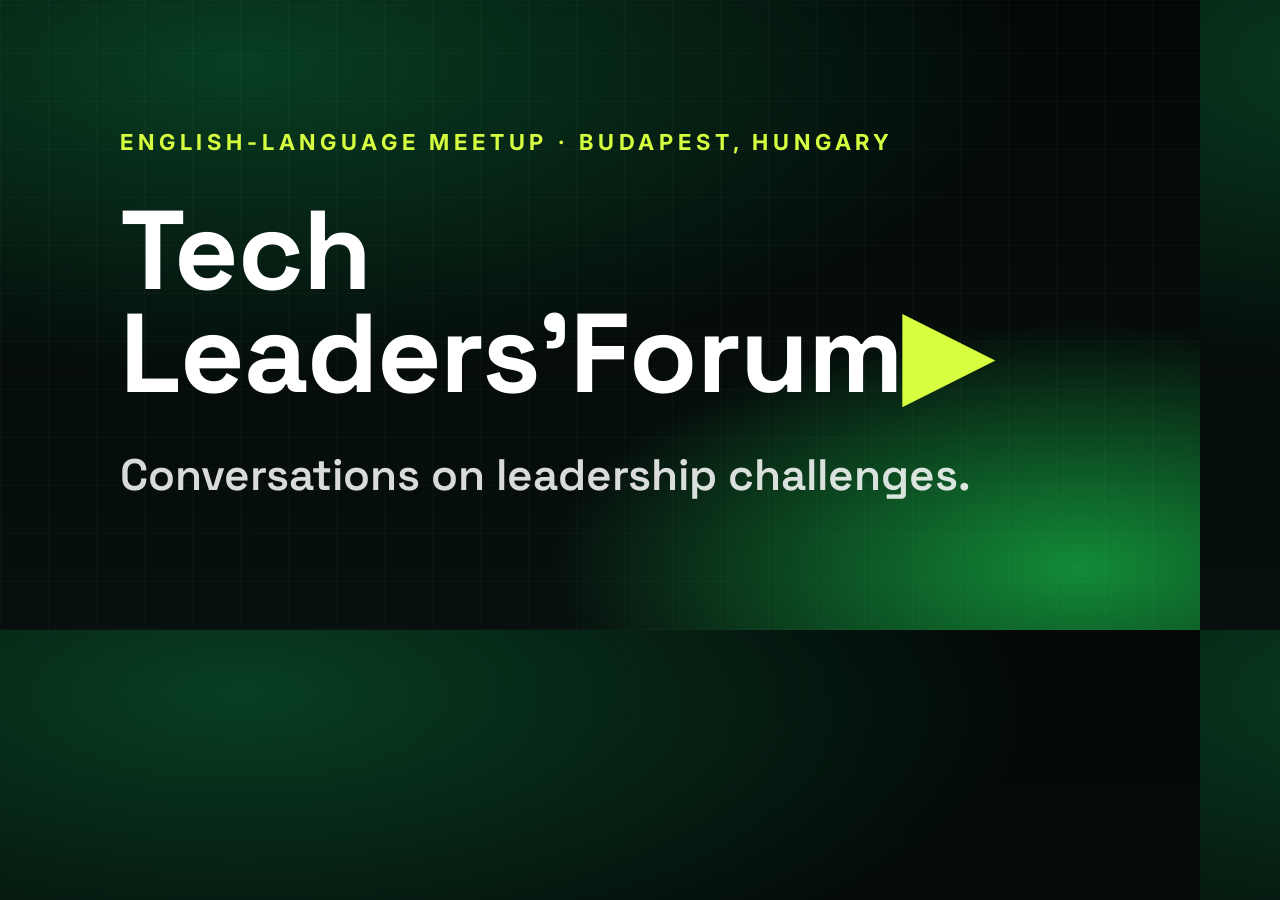
<file: assets/og-image.html>
<!doctype html>
<html lang="en">
<head>
  <meta charset="UTF-8" />
  <title>OG Image</title>
  <link rel="preconnect" href="https://fonts.googleapis.com" />
  <link rel="preconnect" href="https://fonts.gstatic.com" crossorigin />
  <link
    href="https://fonts.googleapis.com/css2?family=Inter:wght@600;700&family=Space+Grotesk:wght@600;700&display=swap"
    rel="stylesheet"
  />
  <style>
    * { box-sizing: border-box; margin: 0; padding: 0; }
    html, body { width: 1200px; height: 630px; overflow: hidden; }
    body {
      font-family: 'Inter', -apple-system, system-ui, sans-serif;
      color: #fff;
      background:
        radial-gradient(120% 90% at 20% 10%, #083f22 0%, transparent 55%),
        radial-gradient(80% 70% at 90% 90%, #128b37 0%, transparent 55%),
        linear-gradient(180deg, #030807 0%, #07100e 100%);
      position: relative;
    }
    body::after {
      content: '';
      position: absolute; inset: 0; pointer-events: none;
      background-image:
        repeating-linear-gradient(0deg, rgba(255,255,255,.025) 0 1px, transparent 1px 48px),
        repeating-linear-gradient(90deg, rgba(255,255,255,.025) 0 1px, transparent 1px 48px);
    }
    .inner {
      position: absolute; inset: 88px 120px;
      display: flex; flex-direction: column; justify-content: center;
      gap: 44px;
      z-index: 1;
    }
    .label {
      font-size: 22px; font-weight: 700;
      letter-spacing: 0.22em; text-transform: uppercase;
      color: #d6ff3f;
    }
    .wordmark {
      font-family: 'Space Grotesk', sans-serif;
      font-weight: 700;
      font-size: 112px;
      line-height: 0.92;
      letter-spacing: -0.01em;
      white-space: nowrap;
      color: #fff;
    }
    .wordmark .play { color: #d6ff3f; }
    .tagline {
      font-family: 'Space Grotesk', sans-serif;
      font-weight: 600;
      font-size: 44px;
      line-height: 1.2;
      color: rgba(255,255,255,0.85);
      max-width: 920px;
    }
  </style>
</head>
<body>
  <div class="inner">
    <div class="label">English-language meetup · Budapest, Hungary</div>
    <div class="wordmark">Tech<br>Leaders'Forum<span class="play">&#9654;</span></div>
    <div class="tagline">Conversations on leadership challenges.</div>
  </div>
</body>
</html>
</file>
<file: styles.css>
@font-face {
  font-family: "Inter";
  font-style: normal;
  font-weight: 500;
  font-display: swap;
  src: url("./assets/fonts/inter-latin-500.woff2") format("woff2");
  unicode-range: U+0000-00FF, U+0131, U+0152-0153, U+02BB-02BC, U+02C6, U+02DA, U+02DC, U+0304, U+0308, U+0329, U+2000-206F, U+20AC, U+2122, U+2191, U+2193, U+2212, U+2215, U+FEFF, U+FFFD;
}
@font-face {
  font-family: "Inter";
  font-style: normal;
  font-weight: 500;
  font-display: swap;
  src: url("./assets/fonts/inter-latin-ext-500.woff2") format("woff2");
  unicode-range: U+0100-024F, U+0259, U+1E00-1EFF, U+2020, U+20A0-20AB, U+20AD-20CF, U+2113, U+2C60-2C7F, U+A720-A7FF;
}
@font-face {
  font-family: "Inter";
  font-style: normal;
  font-weight: 700;
  font-display: swap;
  src: url("./assets/fonts/inter-latin-700.woff2") format("woff2");
  unicode-range: U+0000-00FF, U+0131, U+0152-0153, U+02BB-02BC, U+02C6, U+02DA, U+02DC, U+0304, U+0308, U+0329, U+2000-206F, U+20AC, U+2122, U+2191, U+2193, U+2212, U+2215, U+FEFF, U+FFFD;
}
@font-face {
  font-family: "Inter";
  font-style: normal;
  font-weight: 700;
  font-display: swap;
  src: url("./assets/fonts/inter-latin-ext-700.woff2") format("woff2");
  unicode-range: U+0100-024F, U+0259, U+1E00-1EFF, U+2020, U+20A0-20AB, U+20AD-20CF, U+2113, U+2C60-2C7F, U+A720-A7FF;
}
@font-face {
  font-family: "Inter";
  font-style: normal;
  font-weight: 800;
  font-display: swap;
  src: url("./assets/fonts/inter-latin-800.woff2") format("woff2");
  unicode-range: U+0000-00FF, U+0131, U+0152-0153, U+02BB-02BC, U+02C6, U+02DA, U+02DC, U+0304, U+0308, U+0329, U+2000-206F, U+20AC, U+2122, U+2191, U+2193, U+2212, U+2215, U+FEFF, U+FFFD;
}
@font-face {
  font-family: "Inter";
  font-style: normal;
  font-weight: 800;
  font-display: swap;
  src: url("./assets/fonts/inter-latin-ext-800.woff2") format("woff2");
  unicode-range: U+0100-024F, U+0259, U+1E00-1EFF, U+2020, U+20A0-20AB, U+20AD-20CF, U+2113, U+2C60-2C7F, U+A720-A7FF;
}
@font-face {
  font-family: "Inter";
  font-style: normal;
  font-weight: 900;
  font-display: swap;
  src: url("./assets/fonts/inter-latin-900.woff2") format("woff2");
  unicode-range: U+0000-00FF, U+0131, U+0152-0153, U+02BB-02BC, U+02C6, U+02DA, U+02DC, U+0304, U+0308, U+0329, U+2000-206F, U+20AC, U+2122, U+2191, U+2193, U+2212, U+2215, U+FEFF, U+FFFD;
}
@font-face {
  font-family: "Inter";
  font-style: normal;
  font-weight: 900;
  font-display: swap;
  src: url("./assets/fonts/inter-latin-ext-900.woff2") format("woff2");
  unicode-range: U+0100-024F, U+0259, U+1E00-1EFF, U+2020, U+20A0-20AB, U+20AD-20CF, U+2113, U+2C60-2C7F, U+A720-A7FF;
}
@font-face {
  font-family: "Space Grotesk";
  font-style: normal;
  font-weight: 600;
  font-display: swap;
  src: url("./assets/fonts/space-grotesk-latin-600.woff2") format("woff2");
  unicode-range: U+0000-00FF, U+0131, U+0152-0153, U+02BB-02BC, U+02C6, U+02DA, U+02DC, U+0304, U+0308, U+0329, U+2000-206F, U+20AC, U+2122, U+2191, U+2193, U+2212, U+2215, U+FEFF, U+FFFD;
}
@font-face {
  font-family: "Space Grotesk";
  font-style: normal;
  font-weight: 600;
  font-display: swap;
  src: url("./assets/fonts/space-grotesk-latin-ext-600.woff2") format("woff2");
  unicode-range: U+0100-024F, U+0259, U+1E00-1EFF, U+2020, U+20A0-20AB, U+20AD-20CF, U+2113, U+2C60-2C7F, U+A720-A7FF;
}
@font-face {
  font-family: "Space Grotesk";
  font-style: normal;
  font-weight: 700;
  font-display: swap;
  src: url("./assets/fonts/space-grotesk-latin-700.woff2") format("woff2");
  unicode-range: U+0000-00FF, U+0131, U+0152-0153, U+02BB-02BC, U+02C6, U+02DA, U+02DC, U+0304, U+0308, U+0329, U+2000-206F, U+20AC, U+2122, U+2191, U+2193, U+2212, U+2215, U+FEFF, U+FFFD;
}
@font-face {
  font-family: "Space Grotesk";
  font-style: normal;
  font-weight: 700;
  font-display: swap;
  src: url("./assets/fonts/space-grotesk-latin-ext-700.woff2") format("woff2");
  unicode-range: U+0100-024F, U+0259, U+1E00-1EFF, U+2020, U+20A0-20AB, U+20AD-20CF, U+2113, U+2C60-2C7F, U+A720-A7FF;
}

:root {
  color-scheme: dark;
  --black: #030807;
  --charcoal: #07100e;
  --green-900: #082218;
  --green-800: #083f22;
  --green-700: #128b37;
  --green-500: #22d14f;
  --lime: #d6ff3f;
  --lime-hot: #b7ff18;
  --aqua: #35f2a2;
  --white: #ffffff;
  --soft-white: rgba(255, 255, 255, 0.78);
  --faint-white: rgba(255, 255, 255, 0.12);
  --line: rgba(255, 255, 255, 0.18);
  --box-bg: rgba(3, 8, 7, 0.48);
  --box-border: rgba(214, 255, 63, 0.32);
  --shadow: 0 26px 90px rgba(0, 0, 0, 0.42);
}

* {
  box-sizing: border-box;
}

html {
  scroll-behavior: smooth;
}

body {
  margin: 0;
  min-width: 320px;
  background:
    radial-gradient(circle at 84% 18%, rgba(183, 255, 24, 0.28), transparent 24rem),
    radial-gradient(circle at 15% 54%, rgba(14, 93, 45, 0.46), transparent 28rem),
    radial-gradient(circle at 82% 82%, rgba(53, 242, 162, 0.14), transparent 32rem),
    linear-gradient(115deg, #030807 0%, #06120e 46%, #0a351c 100%);
  background-attachment: fixed;
  background-size: 120% 120%, 120% 120%, 120% 120%, cover;
  color: var(--white);
  font-family: Inter, Arial, Helvetica, sans-serif;
  animation: backgroundDrift 28s ease-in-out infinite alternate;
  overflow-x: hidden;
}

body::before {
  content: "";
  position: fixed;
  inset: 0;
  z-index: -1;
  pointer-events: none;
  background:
    linear-gradient(90deg, rgba(3, 8, 7, 0.54), rgba(3, 8, 7, 0.2) 55%, rgba(3, 8, 7, 0.02)),
    repeating-linear-gradient(90deg, rgba(255, 255, 255, 0.025) 0 1px, transparent 1px 112px),
    radial-gradient(circle, rgba(255, 255, 255, 0.11) 0 1px, transparent 1px);
  background-size: auto, auto, 4px 4px;
  mix-blend-mode: overlay;
}

@keyframes backgroundDrift {
  from {
    background-position: 0% 0%, 15% 40%, 80% 80%, center;
  }

  to {
    background-position: 8% 5%, 8% 48%, 88% 72%, center;
  }
}

a {
  color: inherit;
  text-decoration: none;
}

.legal-page {
  max-width: 760px;
  margin: 0 auto;
  padding: 140px clamp(20px, 5vw, 56px) 40px;
  color: var(--soft-white);
  font-size: 1rem;
  line-height: 1.7;
}

.legal-page h1 {
  color: var(--white);
  font-size: clamp(2rem, 4vw, 2.6rem);
  margin: 0 0 8px;
}

.legal-page .legal-meta {
  color: rgba(255, 255, 255, 0.6);
  font-size: 0.85rem;
  margin-bottom: 32px;
}

.legal-page h2 {
  color: var(--lime);
  font-size: 1.25rem;
  margin: 36px 0 10px;
  letter-spacing: 0.02em;
}

.legal-page p,
.legal-page li {
  color: var(--soft-white);
}

.legal-page ul {
  padding-left: 22px;
}

.legal-page a {
  color: var(--white);
  border-bottom: 1px solid rgba(214, 255, 63, 0.5);
}

.legal-page a:hover {
  border-bottom-color: var(--lime);
}

.legal-page strong {
  color: var(--white);
}

.site-footer {
  margin-top: 80px;
  padding: 28px clamp(18px, 4vw, 56px);
  border-top: 1px solid var(--line);
  display: flex;
  flex-wrap: wrap;
  justify-content: space-between;
  align-items: center;
  gap: 16px;
  color: var(--soft-white);
  font-size: 0.85rem;
}

.site-footer p {
  margin: 0;
}

.site-footer nav {
  display: inline-flex;
  gap: 22px;
}

.site-footer a {
  color: var(--soft-white);
  text-decoration: none;
  border-bottom: 1px solid transparent;
  transition: color 0.2s ease, border-color 0.2s ease;
}

.site-footer a:hover,
.site-footer a:focus-visible {
  color: var(--white);
  border-bottom-color: var(--lime);
}

.site-header {
  position: fixed;
  z-index: 30;
  top: 0;
  left: 0;
  right: 0;
  display: grid;
  grid-template-columns: 1fr auto 1fr;
  align-items: center;
  gap: 28px;
  padding: 18px clamp(18px, 4vw, 56px);
  background: linear-gradient(180deg, rgba(3, 8, 7, 0.82), rgba(3, 8, 7, 0.58) 72%, rgba(3, 8, 7, 0));
  backdrop-filter: none;
}

.brand {
  display: inline-flex;
  align-items: center;
  width: min(285px, 54vw);
}

.brand img {
  width: 100%;
  height: auto;
  display: block;
}

.nav-links {
  display: inline-flex;
  justify-self: center;
  gap: 26px;
  color: rgba(255, 255, 255, 0.72);
  font-size: 0.88rem;
  font-weight: 900;
  text-transform: uppercase;
}

.nav-links a:hover {
  color: var(--white);
}

.nav-actions {
  justify-self: end;
  display: inline-flex;
  align-items: center;
  gap: 16px;
}

.nav-social {
  display: inline-flex;
  align-items: center;
  justify-content: center;
  width: 42px;
  height: 42px;
  border-radius: 999px;
  color: rgba(255, 255, 255, 0.72);
  transition: color 0.2s ease, background-color 0.2s ease;
}

.nav-social svg {
  width: 22px;
  height: 22px;
  display: block;
}

.nav-social:hover,
.nav-social:focus-visible {
  color: var(--lime);
  background: rgba(214, 255, 63, 0.12);
}

.text-link {
  color: var(--lime);
  border-bottom: 1px solid rgba(214, 255, 63, 0.45);
  transition: border-color 0.2s ease;
}

.text-link:hover,
.text-link:focus-visible {
  border-bottom-color: var(--lime);
}

.nav-cta {
  display: inline-flex;
  min-height: 42px;
  align-items: center;
  padding: 0 18px;
  border: 1px solid rgba(214, 255, 63, 0.72);
  border-radius: 999px;
  color: var(--lime);
  font-weight: 900;
  text-transform: uppercase;
}

.hero {
  position: relative;
  min-height: 92svh;
  display: grid;
  grid-template-columns: minmax(0, 1fr) minmax(280px, 420px);
  align-items: end;
  gap: clamp(30px, 5vw, 76px);
  overflow: visible;
  padding: 132px clamp(18px, 5vw, 78px) 64px;
  background: transparent;
}

.hero-noise {
  display: none;
}

.hero-content,
.hero-panel {
  position: relative;
  z-index: 2;
}

.motion-prep .hero-content,
.motion-prep .hero-panel {
  opacity: 0;
  transform: translateY(18px);
}

.motion-prep.motion-in .hero-content,
.motion-prep.motion-in .hero-panel {
  opacity: 1;
  transform: translateY(0);
  transition:
    opacity 700ms ease-out,
    transform 700ms ease-out,
    border-color 220ms ease,
    background-color 220ms ease,
    box-shadow 220ms ease;
}

.motion-prep.motion-in .hero-panel {
  transition-delay: 180ms;
}

.hero-logo {
  width: min(840px, 82vw);
  height: auto;
  display: block;
  margin-bottom: 30px;
}

.event-meta {
  display: flex;
  flex-wrap: wrap;
  gap: 16px 38px;
  margin-bottom: 34px;
  color: var(--white);
  font-size: clamp(1.25rem, 2.1vw, 2rem);
  font-weight: 900;
}

.event-meta span {
  display: inline-flex;
  align-items: center;
  gap: 12px;
}

.event-meta span::before {
  content: "";
  width: 30px;
  aspect-ratio: 1;
  display: inline-block;
  border-radius: 8px;
  background: linear-gradient(135deg, var(--lime), var(--aqua));
  box-shadow: inset 0 0 0 8px rgba(3, 8, 7, 0.18);
}

.event-meta span:last-child::before {
  border-radius: 999px 999px 999px 3px;
  transform: rotate(-45deg);
}

.eyebrow,
.section-label {
  margin: 0 0 14px;
  font-size: clamp(1.02rem, 1.7vw, 1.8rem);
  font-weight: 900;
  letter-spacing: 0;
  text-transform: uppercase;
}

.eyebrow {
  color: var(--white);
}

h1,
h2,
h3,
p {
  margin-top: 0;
}

h1,
h2 {
  font-family: "Space Grotesk", Inter, Arial, sans-serif;
  letter-spacing: 0;
}

h1 {
  max-width: min(720px, 76vw);
  margin-bottom: 0;
  color: var(--lime);
  font-size: clamp(1.55rem, 3.25vw, 3.45rem);
  line-height: 1;
  font-weight: 700;
  text-transform: uppercase;
}

.hero-copy {
  max-width: 680px;
  margin: 22px 0 0;
  color: var(--soft-white);
  font-size: clamp(1rem, 1.45vw, 1.22rem);
  line-height: 1.58;
  font-weight: 700;
}

.hero-copy br {
  display: block;
}

.hero-actions {
  display: flex;
  flex-wrap: wrap;
  gap: 14px;
  margin-top: 30px;
}

.button {
  display: inline-flex;
  min-height: 54px;
  align-items: center;
  justify-content: center;
  padding: 0 24px;
  border-radius: 999px;
  font-weight: 900;
  text-transform: uppercase;
  transition:
    transform 180ms ease,
    background-color 180ms ease,
    border-color 180ms ease,
    color 180ms ease,
    box-shadow 180ms ease;
}

.button.primary {
  background: var(--white);
  color: var(--black);
}

.button.primary:hover {
  background: var(--lime);
  transform: translateY(-2px);
  box-shadow: 0 14px 32px rgba(214, 255, 63, 0.16);
}

.button:hover {
  transform: translateY(-2px);
}

.button:active {
  transform: translateY(1px) scale(0.99);
}

.button:focus-visible,
.carousel-button:focus-visible,
.carousel-dots button:focus-visible {
  outline: 2px solid var(--lime);
  outline-offset: 4px;
}

.button.ghost {
  border: 1px solid var(--box-border);
  color: var(--white);
  background: var(--box-bg);
}

.button.dark {
  background: var(--black);
  color: var(--white);
}

.button.ghost:hover {
  border-color: rgba(214, 255, 63, 0.68);
  color: var(--lime);
}

.hero-panel {
  align-self: end;
  padding: 24px;
  border: 1px solid var(--box-border);
  border-radius: 8px;
  background: var(--box-bg);
  box-shadow: var(--shadow);
}

.hero-panel p {
  color: var(--soft-white);
  font-size: 1.02rem;
  line-height: 1.6;
}

.panel-grid {
  display: grid;
  grid-template-columns: 1fr 1fr;
  gap: 8px;
  margin-top: 24px;
}

.panel-grid span {
  min-height: 48px;
  display: grid;
  place-items: center;
  padding: 8px;
  border: 1px solid var(--faint-white);
  border-radius: 6px;
  color: var(--lime);
  font-size: 0.8rem;
  font-weight: 900;
  text-align: center;
  text-transform: uppercase;
}

.hero-panel,
.host-grid article,
.cards article,
.rules-grid article,
.carousel,
.panelist-grid article {
  transition:
    transform 220ms ease,
    border-color 220ms ease,
    background-color 220ms ease,
    box-shadow 220ms ease;
}

@media (hover: hover) and (pointer: fine) {
  .hero-panel:hover,
  .motion-prep.motion-in .hero-panel:hover,
  .host-grid article:hover,
  .cards article:hover,
  .rules-grid article:hover,
  .carousel:hover,
  .panelist-grid article:hover {
    transform: translateY(-4px);
    border-color: rgba(214, 255, 63, 0.58);
    background-color: rgba(3, 8, 7, 0.58);
    box-shadow: 0 30px 80px rgba(0, 0, 0, 0.34);
  }
}

.reveal {
  opacity: 0;
  transform: translateY(20px);
}

.reveal.is-visible {
  opacity: 1;
  transform: translateY(0);
  transition:
    opacity 620ms ease,
    transform 620ms ease;
}

.intro,
.cards,
.format,
.meetup-gallery,
.hosts,
.next-session,
.why-section,
.community,
.theory,
.calendar,
.register {
  padding-inline: clamp(18px, 5vw, 78px);
}

.intro {
  display: grid;
  grid-template-columns: minmax(0, 0.95fr) minmax(320px, 0.85fr);
  gap: clamp(36px, 7vw, 118px);
  align-items: center;
  padding-top: clamp(76px, 9vw, 120px);
  padding-bottom: clamp(76px, 9vw, 120px);
  color: var(--white);
}

.intro .section-label,
.format .section-label,
.register .section-label {
  color: var(--lime);
}

.intro h2,
.format h2 {
  margin-bottom: 0;
  font-size: clamp(2.2rem, 4.8vw, 5rem);
  line-height: 0.95;
}

.intro h2 {
  max-width: 760px;
  font-size: clamp(2.6rem, 5.2vw, 5.8rem);
}

.intro p:last-child {
  color: var(--soft-white);
  font-size: 1.08rem;
  line-height: 1.7;
}

.copy-stack {
  display: grid;
  gap: 20px;
  max-width: 580px;
}

.copy-stack p {
  margin: 0;
  color: var(--soft-white);
  font-size: clamp(1.02rem, 1.3vw, 1.22rem);
  line-height: 1.68;
  font-weight: 800;
}

.hosts {
  display: grid;
  grid-template-columns: minmax(240px, 0.58fr) minmax(0, 1.62fr);
  gap: clamp(32px, 5vw, 76px);
  padding-top: clamp(66px, 9vw, 116px);
  padding-bottom: clamp(66px, 9vw, 116px);
  background: transparent;
}

.hosts .section-label,
.why-section .section-label,
.community .section-label,
.theory .section-label,
.calendar .section-label {
  color: var(--lime);
}

.hosts h2,
.why-section h2,
.community h2,
.theory h2,
.calendar h2 {
  margin-bottom: 0;
  font-size: clamp(2.1rem, 4.5vw, 4.7rem);
  line-height: 0.95;
}

.hosts h2 {
  max-width: 520px;
  color: rgba(255, 255, 255, 0.9);
  font-size: clamp(1.95rem, 3vw, 3.25rem);
  line-height: 1;
}

.host-grid {
  display: grid;
  grid-template-columns: 1fr;
  gap: 14px;
}

.host-card-row {
  display: grid;
  grid-template-columns: 1fr 1fr;
  gap: 14px;
}

.host-grid article {
  min-height: 390px;
  display: flex;
  flex-direction: column;
  align-items: center;
  justify-content: flex-end;
  overflow: hidden;
  padding: 28px;
  border: 1px solid var(--box-border);
  border-radius: 8px;
  background: var(--box-bg);
}

.host-photo {
  width: min(220px, 70%);
  max-width: 100%;
  aspect-ratio: 1;
  height: auto;
  display: block;
  margin: 0 auto auto;
  object-fit: cover;
  object-position: center 34%;
  border: 2px solid rgba(214, 255, 63, 0.72);
  border-radius: 999px;
  box-shadow: 0 0 0 8px rgba(214, 255, 63, 0.08);
}

.host-link {
  width: min(220px, 70%);
  max-width: 100%;
  display: block;
  margin: 0 auto auto;
  border-radius: 999px;
}

.host-link .host-photo {
  width: 100%;
}

.host-card-row article:nth-child(2) .host-photo {
  object-position: center 18%;
}

.host-grid h3 a:hover {
  color: var(--lime);
}

.host-grid h3 {
  margin: 44px 0 10px;
  font-size: 1.3rem;
  text-align: center;
}

.host-grid p,
.format p,
.calendar-heading p {
  color: var(--soft-white);
  line-height: 1.65;
}

.host-grid p {
  text-align: center;
}

.host-grid .logistics-card {
  min-height: 150px;
  position: relative;
  flex-direction: row;
  align-items: flex-start;
  justify-content: center;
  gap: 28px;
}

.host-grid .logistics-card {
  text-align: left;
}

.host-grid .logistics-card span {
  position: absolute;
  top: 28px;
  left: 28px;
  color: var(--soft-white);
  font-weight: 900;
  text-transform: uppercase;
}

.host-grid .logistics-card img {
  width: min(240px, 48%);
  height: auto;
  display: block;
  align-self: center;
  margin-inline: auto;
  margin-top: 0;
  filter: brightness(0) invert(1);
}

.host-grid .logistics-card a {
  width: min(240px, 48%);
  align-self: center;
  margin-inline: auto;
}

.host-grid .logistics-card a img {
  width: 100%;
}

.next-session {
  display: flex;
  justify-content: space-between;
  gap: 34px;
  align-items: flex-start;
  padding-top: clamp(66px, 9vw, 112px);
  padding-bottom: clamp(66px, 9vw, 112px);
  background: transparent;
  color: var(--white);
}

.next-session .section-label {
  color: var(--lime);
}

.next-session h2 {
  max-width: 640px;
  margin-bottom: 18px;
  font-size: clamp(1.95rem, 3vw, 3.25rem);
  line-height: 1;
  text-transform: uppercase;
}

.next-session p {
  margin-bottom: 0;
  color: var(--soft-white);
  font-weight: 800;
}

.session-meta {
  display: flex;
  flex-wrap: wrap;
  align-items: center;
  gap: 16px 22px;
  margin-bottom: 22px;
  color: var(--soft-white);
  font-weight: 900;
}

.session-meta a {
  display: inline-flex;
}

.session-meta img {
  width: min(126px, 42vw);
  height: auto;
}

.next-session .next-description {
  max-width: 760px;
  color: var(--soft-white);
  font-size: 1rem;
  line-height: 1.65;
  font-weight: 400;
}

.next-actions {
  width: min(360px, 100%);
  display: grid;
  gap: 18px;
}

@media (min-width: 1041px) {
  .next-actions {
    padding-top: clamp(24px, 2vw, 30px);
  }
}

.why-section {
  padding-top: clamp(66px, 9vw, 112px);
  padding-bottom: clamp(74px, 10vw, 132px);
}

.section-heading {
  max-width: 760px;
  margin-bottom: 24px;
}

.cards {
  display: grid;
  grid-template-columns: repeat(3, minmax(0, 1fr));
  gap: 14px;
}

.cards article {
  min-height: 280px;
  padding: 28px;
  border: 1px solid var(--box-border);
  border-radius: 8px;
  background: var(--box-bg);
  color: var(--white);
}

.cards span {
  display: flex;
  margin-bottom: 20px;
  color: var(--lime);
  font-size: 0.92rem;
  font-weight: 900;
}

.cards h3 {
  margin: 0 0 12px;
  font-size: 1.4rem;
  line-height: 1.08;
}

.cards p,
.register p {
  color: var(--soft-white);
  line-height: 1.65;
}

.format {
  display: grid;
  grid-template-columns: 1fr 1fr;
  gap: clamp(30px, 6vw, 86px);
  padding-top: clamp(74px, 10vw, 132px);
  padding-bottom: clamp(74px, 10vw, 132px);
  background: transparent;
}

.format .section-label {
  color: var(--lime);
}

.format h2 {
  max-width: 640px;
  margin-bottom: 26px;
  font-size: clamp(1.95rem, 3vw, 3.25rem);
  line-height: 1;
}

.rules-grid {
  display: grid;
  grid-template-columns: 1fr 1fr;
  gap: 14px;
}

.rules-grid article {
  min-height: 390px;
  padding: 28px;
  border: 1px solid var(--box-border);
  border-radius: 8px;
  background: var(--box-bg);
}

.rules-grid h3 {
  margin-bottom: 40px;
  font-size: 1.4rem;
}

.rules-grid ul {
  display: grid;
  gap: 14px;
  margin: 0;
  padding: 0;
  list-style: none;
}

.rules-grid li {
  position: relative;
  padding-left: 22px;
  color: var(--soft-white);
  line-height: 1.55;
}

.rules-grid li::before {
  content: "";
  position: absolute;
  left: 0;
  top: 0.62em;
  width: 8px;
  aspect-ratio: 1;
  border-radius: 999px;
  background: var(--lime);
}

.format > ol {
  display: grid;
  gap: 0;
  margin: 0;
  padding: 0;
  list-style: none;
}

.format > ol li {
  display: grid;
  grid-template-columns: 120px 1fr;
  gap: 22px;
  padding: 25px 0;
}

.format > ol strong {
  color: var(--lime);
  font-size: 1.12rem;
}

.format > ol span {
  color: var(--soft-white);
  font-weight: 800;
}

.meetup-gallery {
  padding-top: clamp(58px, 8vw, 104px);
  padding-bottom: clamp(74px, 10vw, 132px);
}

.gallery-heading {
  max-width: 720px;
  margin-bottom: 32px;
}

.meetup-gallery .section-label {
  color: var(--lime);
}

.meetup-gallery h2 {
  max-width: 640px;
  margin-bottom: 0;
  font-size: clamp(1.95rem, 3vw, 3.25rem);
  line-height: 1;
}

.carousel {
  position: relative;
  width: min(60vw, 960px);
  margin-inline: auto;
  overflow: hidden;
  border: 1px solid var(--box-border);
  border-radius: 8px;
  background: var(--box-bg);
  box-shadow: var(--shadow);
}

.carousel-track {
  display: grid;
  grid-auto-flow: column;
  grid-auto-columns: 100%;
  overflow-x: auto;
  scroll-snap-type: x mandatory;
  scrollbar-width: none;
}

.carousel-track::-webkit-scrollbar {
  display: none;
}

.carousel-slide {
  min-width: 0;
  margin: 0;
  scroll-snap-align: start;
}

.carousel-slide img {
  display: block;
  width: 100%;
  aspect-ratio: 16 / 9;
  object-fit: cover;
}

.carousel-controls {
  position: absolute;
  right: 18px;
  bottom: 18px;
  display: flex;
  align-items: center;
  gap: 12px;
  padding: 10px;
  border: 1px solid rgba(214, 255, 63, 0.24);
  border-radius: 999px;
  background: rgba(3, 8, 7, 0.72);
  backdrop-filter: blur(10px);
}

.carousel-button,
.carousel-dots button {
  border: 0;
  color: var(--white);
  cursor: pointer;
  font: inherit;
}

.carousel-button {
  width: 40px;
  aspect-ratio: 1;
  border-radius: 999px;
  background: var(--white);
  color: var(--black);
  font-size: 1.2rem;
  font-weight: 900;
}

.carousel-button:hover,
.carousel-button:focus-visible {
  background: var(--lime);
}

.carousel-dots {
  display: flex;
  gap: 8px;
  align-items: center;
}

.carousel-dots button {
  width: 8px;
  aspect-ratio: 1;
  padding: 0;
  border-radius: 999px;
  background: rgba(255, 255, 255, 0.36);
}

.carousel-dots button[aria-current="true"] {
  width: 22px;
  background: var(--lime);
}

.community,
.theory,
.calendar {
  padding-top: clamp(74px, 10vw, 132px);
  padding-bottom: clamp(74px, 10vw, 132px);
}

.community {
  background: transparent;
  color: var(--white);
}

.community .section-label,
.theory .section-label {
  color: var(--lime);
}

.community {
  display: grid;
  grid-template-columns: minmax(0, 0.95fr) minmax(320px, 0.85fr);
  gap: clamp(36px, 7vw, 118px);
  align-items: center;
}

.community h2 {
  max-width: 640px;
  font-size: clamp(1.95rem, 3vw, 3.25rem);
  line-height: 1;
}

.community .copy-stack {
  max-width: 580px;
}

.theory {
  background: transparent;
}

.theory h2 {
  max-width: 900px;
  font-size: clamp(1.95rem, 3vw, 3.25rem);
  line-height: 1;
}

.panelist-grid {
  display: grid;
  grid-template-columns: repeat(4, minmax(0, 1fr));
  gap: 14px;
  margin-top: 40px;
}

.panelist-grid article {
  min-height: 220px;
  display: flex;
  flex-direction: column;
  align-items: center;
  justify-content: end;
  padding: 22px;
  border: 1px solid var(--box-border);
  border-radius: 8px;
  background: var(--box-bg);
  text-align: center;
}

.panelist-photo {
  width: min(104px, 72%);
  aspect-ratio: 1;
  margin-bottom: auto;
  border: 2px solid rgba(214, 255, 63, 0.55);
  border-radius: 999px;
  overflow: hidden;
  background:
    linear-gradient(135deg, rgba(214, 255, 63, 0.82), rgba(53, 242, 162, 0.62));
  box-shadow: 0 0 0 6px rgba(214, 255, 63, 0.06);
}

.panelist-photo img {
  display: block;
  width: 100%;
  height: 100%;
  object-fit: cover;
  object-position: center 26%;
}

.panelist-photo img[src*="panelist-balazs-bozsogi"] {
  object-position: center 33%;
}

.panelist-photo img[src*="panelist-mate-marjai"] {
  object-position: center 22%;
}

.panelist-photo img[src*="panelist-tamas-michelberger"] {
  object-position: center 20%;
}

.panelist-photo img[src*="panelist-tamas-tajti"] {
  object-position: center 24%;
}

.panelist-grid h3 {
  margin: 28px 0 8px;
  font-size: 1.02rem;
}

.panelist-grid p {
  margin: 0;
  color: var(--soft-white);
  font-size: 0.92rem;
  line-height: 1.45;
  font-weight: 800;
}

.panelist-grid p + p {
  color: rgba(255, 255, 255, 0.58);
  font-size: 0.82rem;
  font-weight: 700;
}

.calendar {
  background: transparent;
  color: var(--white);
}

.calendar .section-label {
  color: var(--lime);
}

.calendar-heading {
  max-width: 900px;
}

.calendar h2 {
  max-width: 720px;
  font-size: clamp(1.95rem, 3vw, 3.25rem);
  line-height: 1;
}

.calendar-heading p {
  max-width: 620px;
  margin-top: 22px;
  color: var(--soft-white);
}

.session-timeline {
  --timeline-rail: 76px;
  --timeline-dot: 22px;
  position: relative;
  display: grid;
  gap: 22px;
  margin: 22px 0 50px;
  padding: 8px 0;
}

.timeline-group-title {
  margin: 46px 0 0;
  color: var(--lime);
  font-size: clamp(1.02rem, 1.7vw, 1.8rem);
  font-weight: 900;
  text-transform: uppercase;
}

.calendar-heading + .timeline-group-title {
  margin-top: 42px;
}

.session-timeline::before {
  content: "";
  position: absolute;
  top: 12px;
  bottom: 12px;
  left: 50%;
  transform: translateX(-50%);
  width: 2px;
  background: rgba(214, 255, 63, 0.42);
}

.session-item {
  position: relative;
  z-index: 1;
  display: grid;
  grid-template-columns: minmax(0, 1fr) var(--timeline-rail) minmax(0, 1fr);
  align-items: start;
}

.session-item article {
  position: relative;
  width: 100%;
  min-height: 170px;
  padding: 22px 24px;
  border: 1px solid var(--box-border);
  border-radius: 8px;
  background: var(--box-bg);
  color: var(--white);
}

.session-item article.conference-session {
  background:
    linear-gradient(135deg, rgba(214, 255, 63, 0.09), rgba(53, 242, 162, 0.05)),
    rgba(8, 34, 24, 0.66);
  border-color: rgba(214, 255, 63, 0.44);
}

.session-badge {
  display: inline-flex;
  width: fit-content;
  margin-bottom: 18px;
  padding: 7px 10px;
  border: 1px solid rgba(214, 255, 63, 0.34);
  border-radius: 999px;
  background: rgba(3, 8, 7, 0.48);
  color: var(--lime);
  font-size: 0.68rem;
  font-weight: 900;
  line-height: 1;
  text-transform: uppercase;
}

.conference-session .session-badge {
  border-color: rgba(255, 255, 255, 0.2);
  background: rgba(214, 255, 63, 0.16);
  color: var(--white);
}

.session-item-left article {
  grid-column: 1;
}

.session-item-right article {
  grid-column: 3;
}

.timeline-node {
  position: relative;
  grid-column: 2;
  grid-row: 1;
  display: grid;
  place-items: center;
  height: var(--timeline-dot);
  margin-top: 30px;
}

.timeline-node::before {
  content: "";
  position: absolute;
  top: 50%;
  width: calc(50% - (var(--timeline-dot) / 2));
  height: 1px;
  background: rgba(214, 255, 63, 0.45);
}

.session-item-left .timeline-node::before {
  left: 0;
}

.session-item-right .timeline-node::before {
  right: 0;
}

.timeline-node span {
  position: relative;
  z-index: 1;
  width: var(--timeline-dot);
  aspect-ratio: 1;
  border: 2px solid var(--lime);
  border-radius: 999px;
  background: var(--black);
  box-shadow: 0 0 0 7px rgba(214, 255, 63, 0.08);
}

.session-timeline strong {
  display: inline-flex;
  margin-bottom: 24px;
  color: var(--lime);
  font-size: 0.9rem;
  font-weight: 900;
  text-transform: uppercase;
}

.session-timeline h3 {
  margin-bottom: 16px;
  font-size: clamp(1.35rem, 2vw, 2rem);
  line-height: 1;
}

.session-timeline p,
.session-timeline li {
  color: var(--soft-white);
  font-size: 1rem;
  line-height: 1.55;
  font-weight: 800;
}

.session-timeline p {
  margin-bottom: 0;
}

.session-timeline ul {
  display: grid;
  gap: 10px;
  margin: 14px 0 0;
  padding: 0;
  list-style: none;
}

.session-timeline li {
  position: relative;
  padding-left: 20px;
}

.session-timeline li::before {
  content: "";
  position: absolute;
  left: 0;
  top: 0.65em;
  width: 7px;
  aspect-ratio: 1;
  border-radius: 999px;
  background: var(--lime);
}

.timeline-cta {
  width: fit-content;
  min-height: 42px;
  margin-top: 24px;
  padding: 0 18px;
  gap: 8px;
  font-size: 0.82rem;
}

.timeline-cta svg {
  width: 16px;
  height: 16px;
}

.timeline-actions {
  display: flex;
  flex-wrap: wrap;
  gap: 10px;
  margin-top: 24px;
}

.timeline-actions .timeline-cta {
  margin-top: 0;
}

.previous-timeline .session-item article {
  min-height: 136px;
  border-color: rgba(255, 255, 255, 0.14);
  background: rgba(3, 8, 7, 0.28);
  opacity: 0.68;
}

.previous-timeline h3 {
  margin-bottom: 0;
}

.previous-timeline .session-badge,
.previous-timeline strong,
.previous-timeline h3 {
  color: rgba(255, 255, 255, 0.7);
}

.register {
  padding-top: clamp(66px, 8vw, 104px);
  padding-bottom: clamp(66px, 8vw, 104px);
  background: transparent;
  color: var(--white);
}

.register div {
  display: grid;
  justify-items: start;
  gap: 28px;
  max-width: 790px;
}

.register .section-label {
  color: var(--lime);
}

@media (max-width: 1040px) {
  .site-header {
    grid-template-columns: 1fr auto;
  }

  .nav-links {
    display: none;
  }

  .hero {
    grid-template-columns: 1fr;
    align-items: end;
  }

  .hero-panel {
    max-width: 620px;
  }

  .intro,
  .hosts,
  .format {
    grid-template-columns: 1fr;
  }

  .host-grid,
  .cards,
  .rules-grid,
  .community,
  .panelist-grid {
    grid-template-columns: 1fr;
  }

  .cards article {
    min-height: 245px;
  }

  .cards span {
    margin-bottom: 20px;
  }

  .next-session {
    display: grid;
    align-items: start;
  }
}

@media (min-width: 721px) and (max-width: 1040px) {
  .panelist-grid {
    grid-template-columns: repeat(2, minmax(0, 1fr));
  }
}

@media (max-width: 720px) {
  .site-header {
    padding: 14px 16px;
  }

  .brand {
    width: min(220px, 58vw);
  }

  .nav-cta {
    min-height: 38px;
    padding: 0 14px;
    font-size: 0.78rem;
  }

  .nav-actions {
    gap: 8px;
  }

  .nav-social {
    width: 38px;
    height: 38px;
  }

  .hero {
    min-height: auto;
    padding: 104px 18px 46px;
  }

  .hero-logo {
    width: min(520px, 92vw);
    margin-bottom: 32px;
  }

  .event-meta {
    display: grid;
    gap: 14px;
  }

  .event-meta span::before {
    width: 24px;
  }

  .hero-actions,
  .next-session,
  .register {
    display: grid;
  }

  .button {
    width: 100%;
  }

  .panel-grid {
    grid-template-columns: 1fr;
  }

  .host-card-row,
  .logistics-card {
    grid-template-columns: 1fr;
  }

  .host-card-row {
    display: grid;
  }

  .host-grid .logistics-card {
    min-height: auto;
    flex-direction: column;
    align-items: center;
    justify-content: center;
    gap: 22px;
    padding: 28px 22px 34px;
    text-align: center;
  }

  .host-grid .logistics-card span {
    position: static;
    align-self: flex-start;
    font-size: 0.88rem;
  }

  .host-grid .logistics-card img {
    width: 100%;
  }

  .host-grid .logistics-card a {
    width: min(178px, 72%);
  }

  .intro,
  .cards,
  .format,
  .meetup-gallery,
  .hosts,
  .next-session,
  .why-section,
  .community,
  .theory,
  .calendar,
  .register {
    padding-inline: 18px;
  }

  .format > ol li {
    grid-template-columns: 86px 1fr;
  }

  .carousel-controls {
    position: static;
    justify-content: center;
    margin: 12px;
  }

  .carousel {
    width: 100%;
  }

  .carousel-slide img {
    aspect-ratio: 4 / 3;
  }

  .session-timeline {
    --timeline-rail: 42px;
    padding-left: 0;
  }

  .session-timeline::before {
    left: calc(var(--timeline-rail) / 2);
    transform: translateX(-50%);
  }

  .session-item {
    grid-template-columns: var(--timeline-rail) minmax(0, 1fr);
  }

  .session-item-left article,
  .session-item-right article {
    grid-column: 2;
  }

  .timeline-node {
    grid-column: 1;
    margin-top: 30px;
  }

  .session-item-left .timeline-node::before,
  .session-item-right .timeline-node::before {
    right: 0;
    left: auto;
    width: calc(50% - (var(--timeline-dot) / 2));
  }
}

@media (prefers-reduced-motion: reduce) {
  *,
  *::before,
  *::after {
    animation-duration: 1ms !important;
    animation-iteration-count: 1 !important;
    scroll-behavior: auto !important;
    transition-duration: 1ms !important;
  }

  body {
    animation: none;
  }

  .hero-content,
  .hero-panel,
  .reveal {
    opacity: 1;
    transform: none;
    transition: none;
  }
}
</file>
